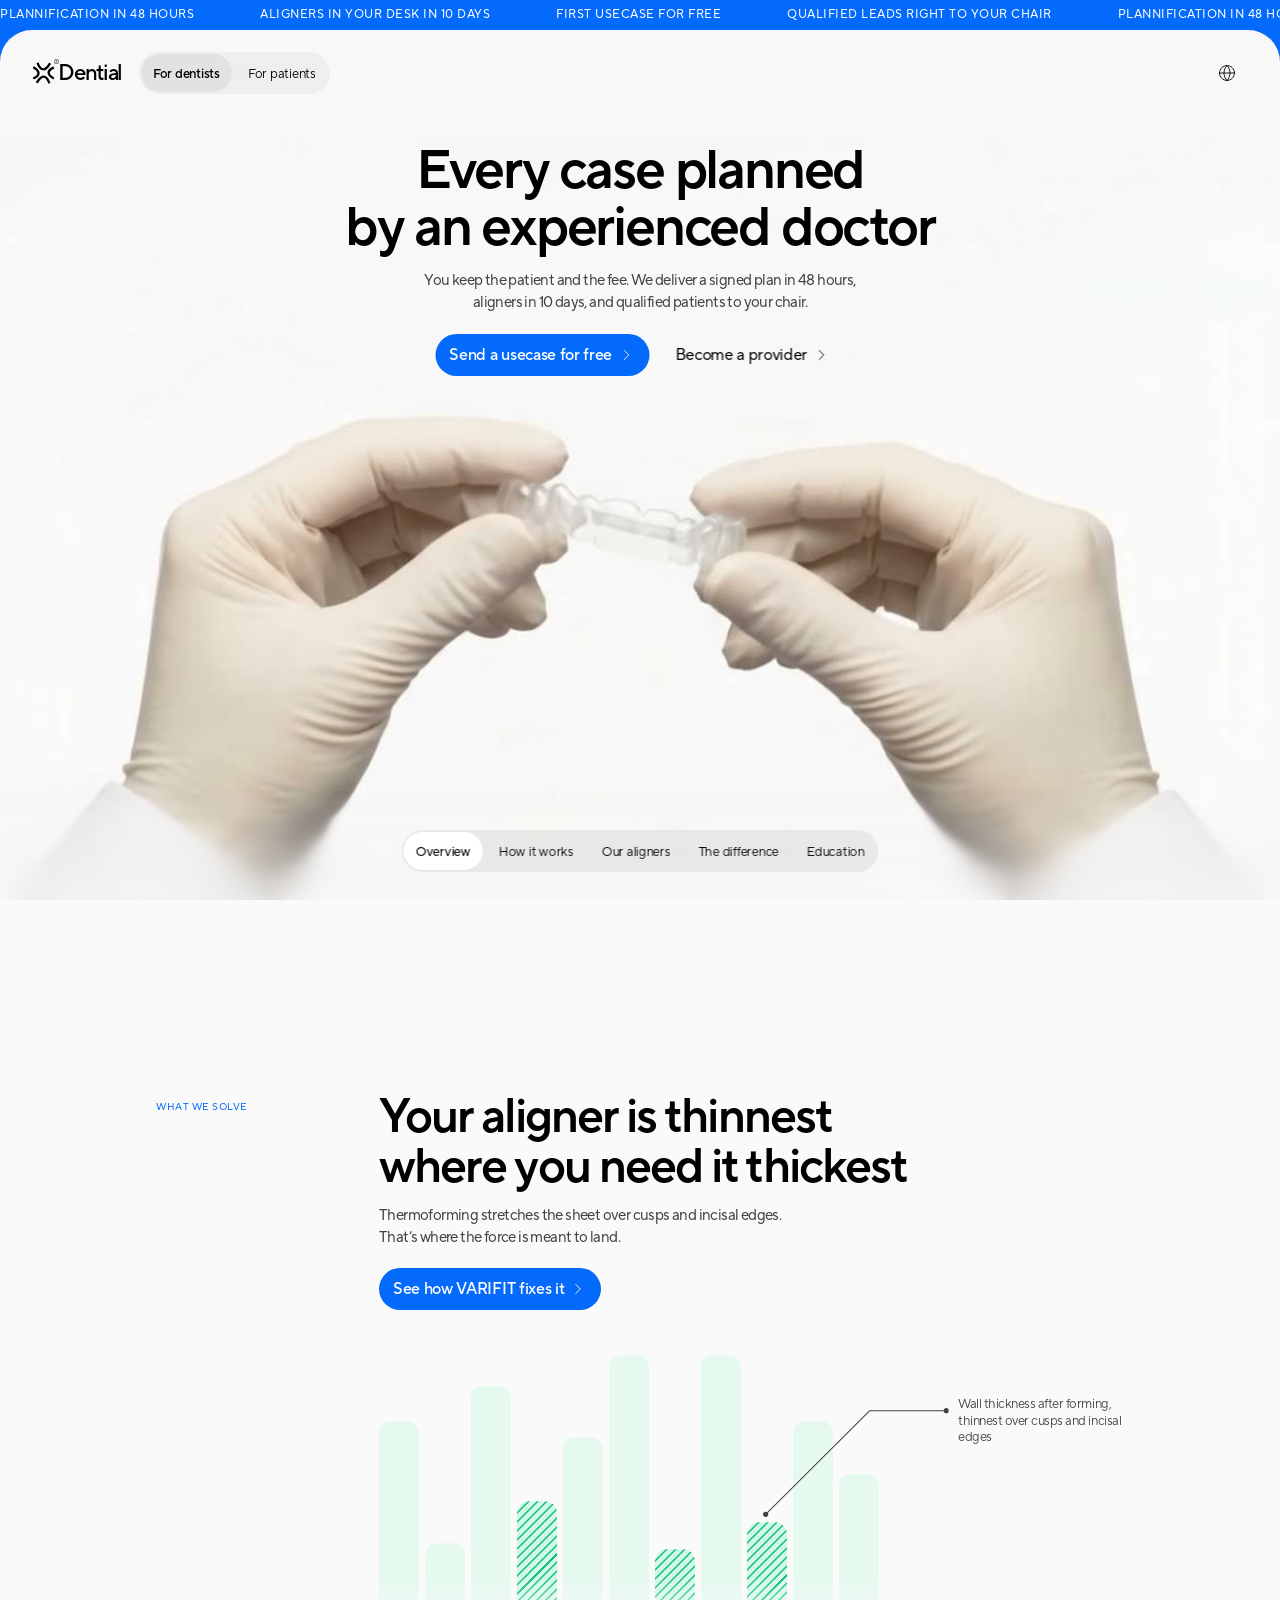
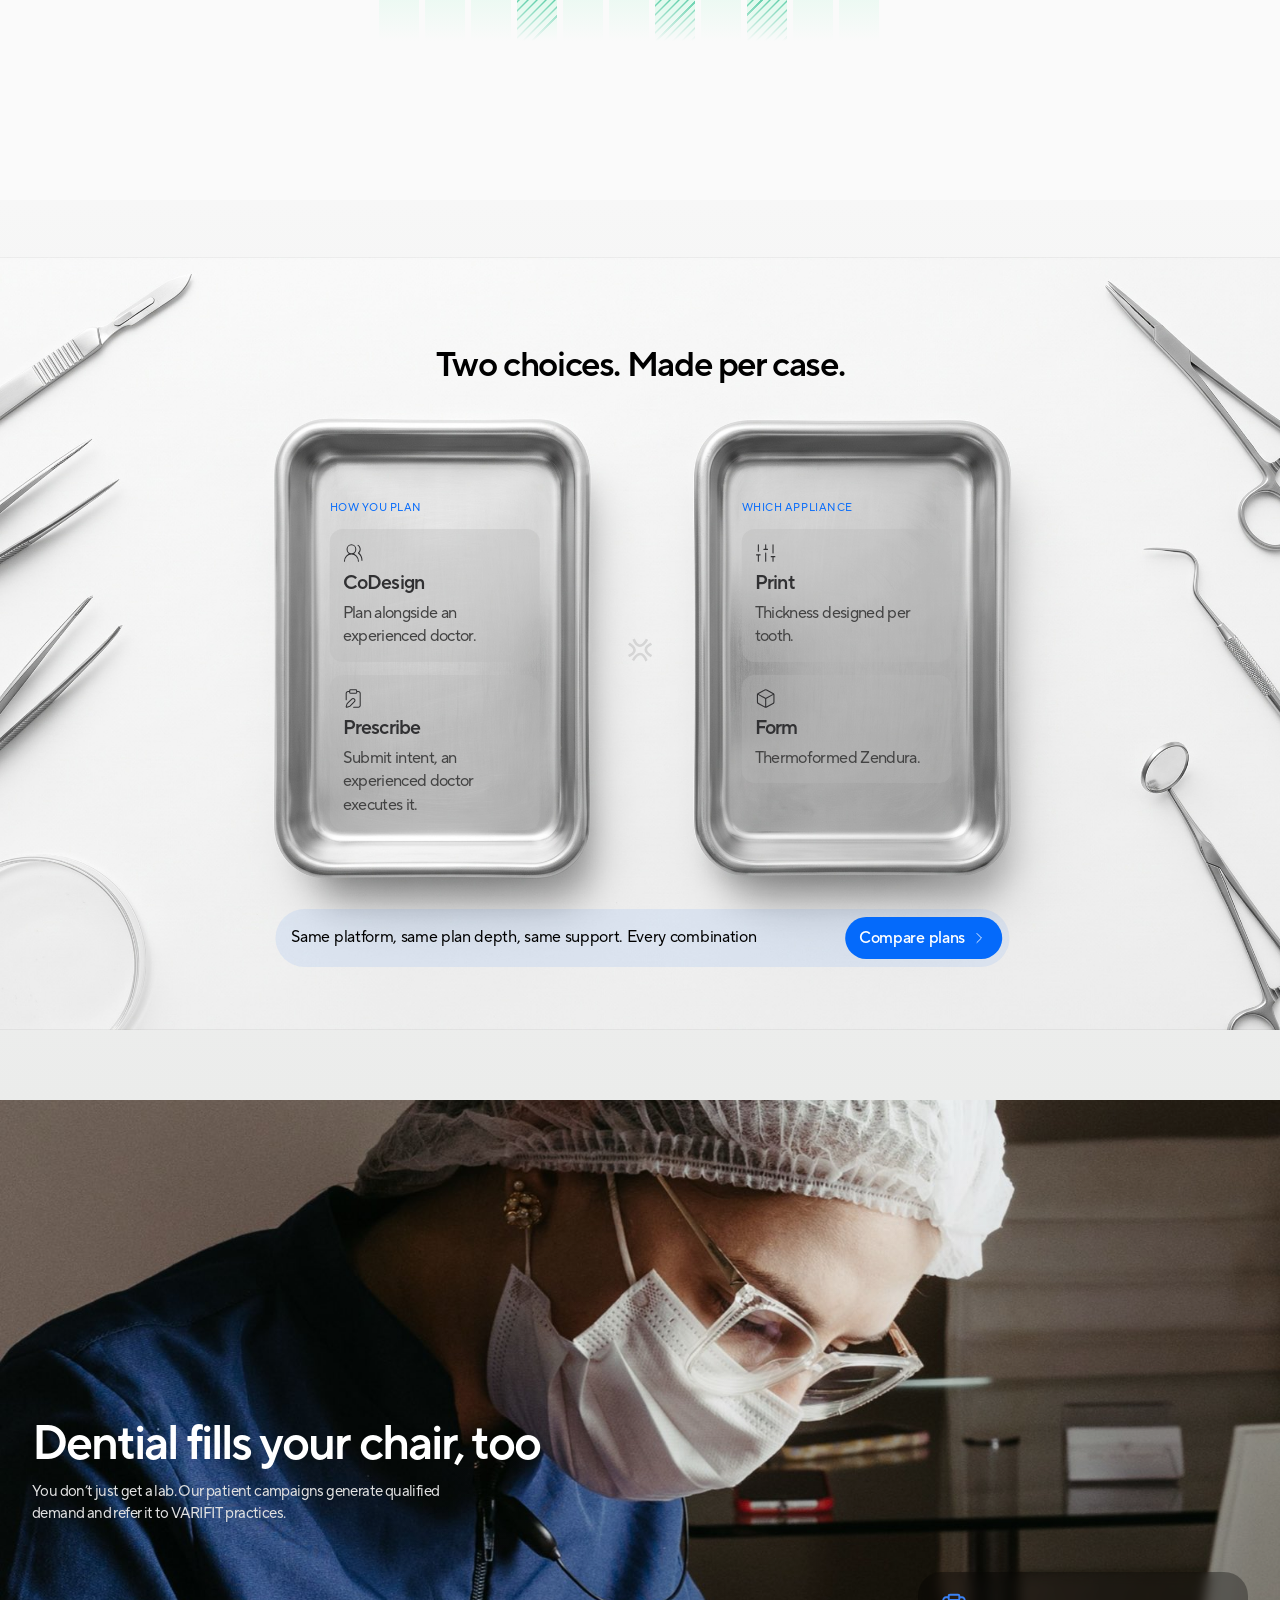
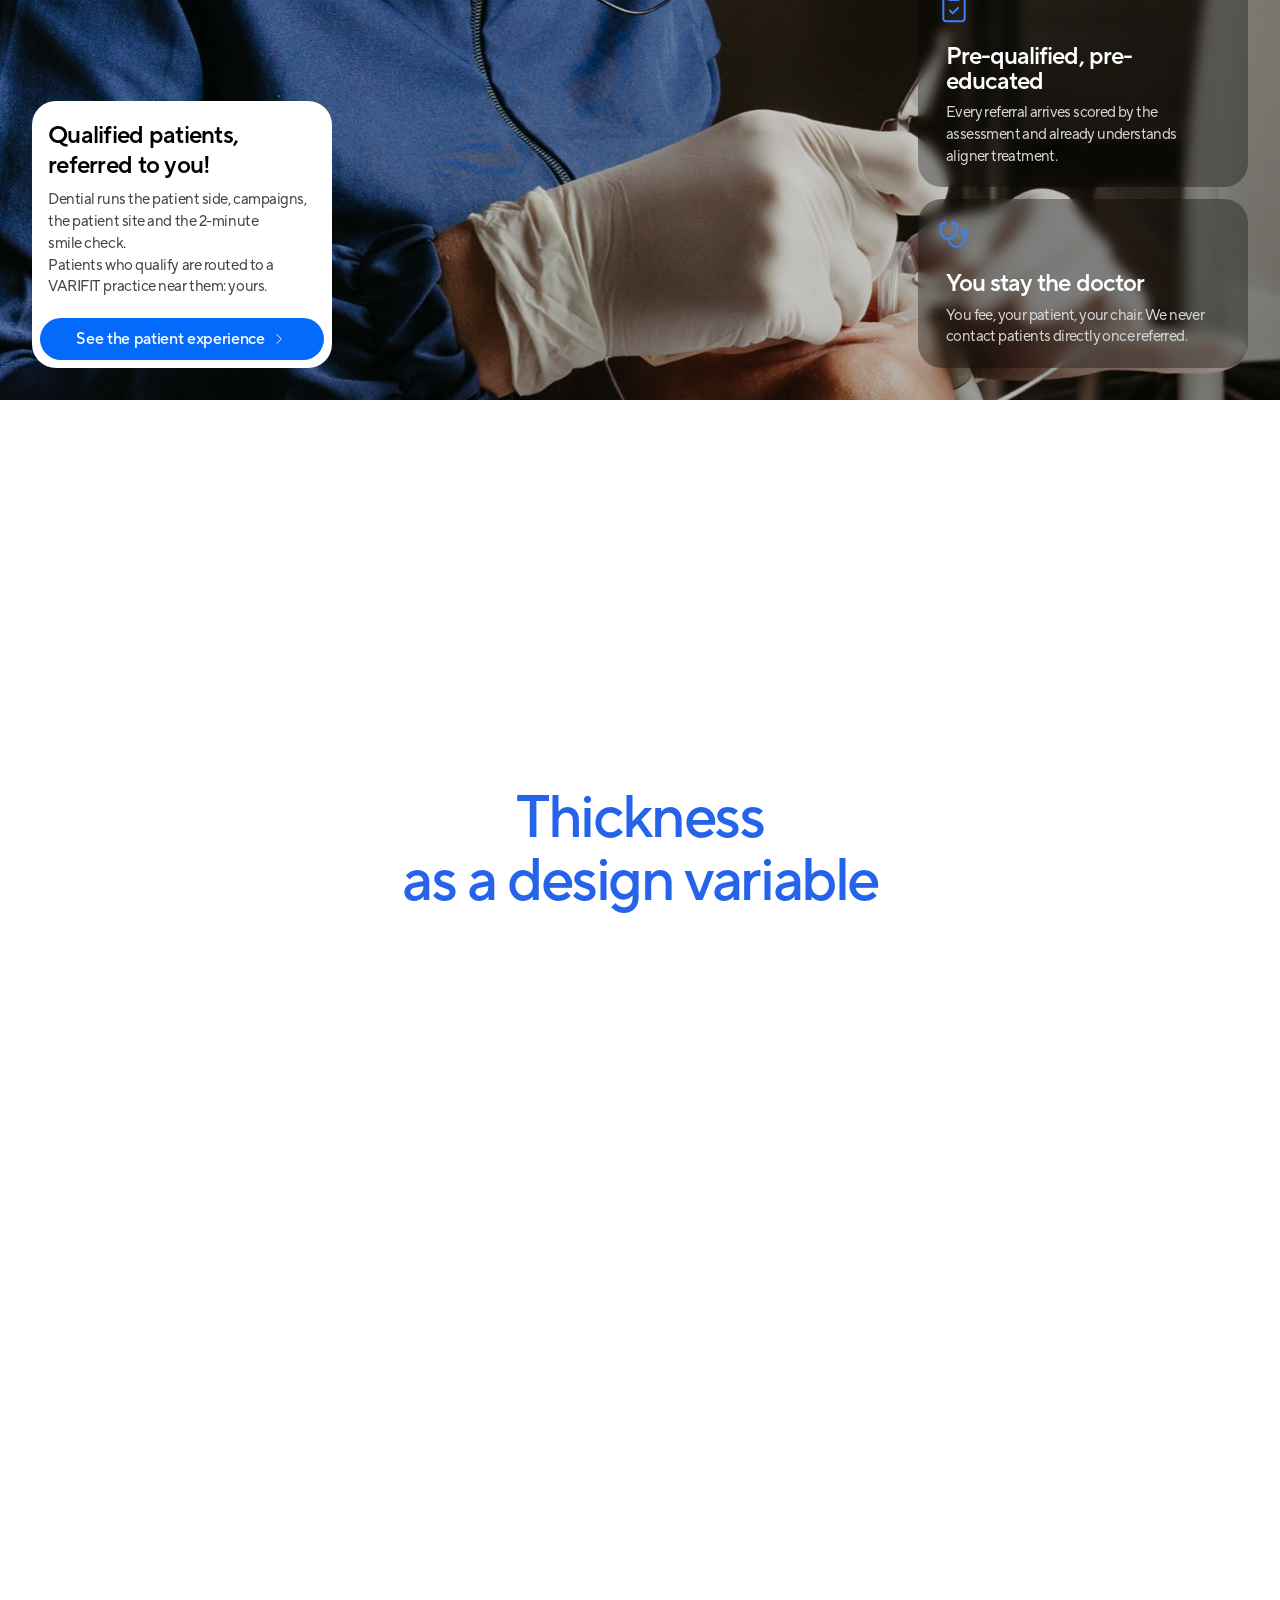
<file: index.html>
<!DOCTYPE html>
<html lang="en">
<head>
<meta charset="utf-8">
<meta name="viewport" content="width=device-width, initial-scale=1">
<title>Dential — Every case planned by an experienced doctor</title>
<meta name="description" content="You keep the patient and the fee. We deliver a signed plan in 48 hours, aligners in 10 days, and qualified patients to your chair.">
<script>document.documentElement.classList.add('js');</script>
<link rel="stylesheet" href="assets/lenis.css">
<link rel="stylesheet" href="styles.css">
</head>
<body>

<!-- ==========================================================================
     PAGE CHROME — fixed across every section.
     Each Figma frame repeats the ticker, navbar and section pill at identical
     coordinates, so they live here once rather than inside each section.
     ========================================================================== -->

<div class="ticker">
  <div class="ticker__track">
    <ul class="ticker__group">
      <li>Plannification in 48 hours</li>
      <li>aligners in your desk in 10 days</li>
      <li>first usecase for free</li>
      <li>qualified leads right to your chair</li>
      <li>Plannification in 48 hours</li>
      <li>aligners in your desk in 10 days</li>
      <li>first usecase for free</li>
      <li>qualified leads right to your chair</li>
      <li>Plannification in 48 hours</li>
      <li>aligners in your desk in 10 days</li>
      <li>first usecase for free</li>
      <li>qualified leads right to your chair</li>
    </ul>
    <ul class="ticker__group" aria-hidden="true">
      <li>Plannification in 48 hours</li>
      <li>aligners in your desk in 10 days</li>
      <li>first usecase for free</li>
      <li>qualified leads right to your chair</li>
      <li>Plannification in 48 hours</li>
      <li>aligners in your desk in 10 days</li>
      <li>first usecase for free</li>
      <li>qualified leads right to your chair</li>
      <li>Plannification in 48 hours</li>
      <li>aligners in your desk in 10 days</li>
      <li>first usecase for free</li>
      <li>qualified leads right to your chair</li>
    </ul>
  </div>
</div>

<header class="nav">
  <div class="nav__left">
    <a class="logo" href="/" aria-label="Dential — home">
      <span class="logo__symbol">
        <img class="mark" src="assets/logo-graphic.svg" alt="" aria-hidden="true">
        <img class="mark mark--light" src="assets/logo-graphic-white.svg" alt="" aria-hidden="true">
      </span>
      <img class="logo__dot mark" src="assets/logo-dot.svg" alt="" aria-hidden="true">
      <img class="logo__dot mark mark--light" src="assets/logo-dot-white.svg" alt="" aria-hidden="true">
      <p class="logo__word">Dential</p>
    </a>

    <nav class="nav__switch" aria-label="Audience">
      <a href="#" aria-current="page"><span class="sectionnav__label">For dentists</span></a>
      <a href="#"><span class="sectionnav__label">For patients</span></a>
    </nav>
  </div>

  <div class="nav__actions">
    <!-- Hidden in the hero frame, revealed once the hero scrolls away. -->
    <a class="btn btn--primary nav__cta" href="#">
      <span class="btn__label">Send a usecase for free</span>
      <img src="assets/icon-arrow-white.svg" alt="" aria-hidden="true">
    </a>
    <button class="nav__lang" type="button" aria-label="Change language">
      <span class="markpair">
        <img class="mark" src="assets/icon-globe.svg" alt="" aria-hidden="true">
        <img class="mark mark--light" src="assets/icon-globe-white.svg" alt="" aria-hidden="true">
      </span>
    </button>
  </div>
</header>

<!-- Fixed frosted band along the bottom edge. Page chrome like the ticker,
     navbar and section pill: it stays put and content scrolls behind it. -->
<div class="blur" aria-hidden="true">
  <span></span><span></span><span></span><span></span><span></span>
</div>

<nav class="sectionnav" aria-label="Sections">
  <ul>
    <li><a href="#overview" aria-current="true"><span class="sectionnav__label">Overview</span></a></li>
    <li><a href="#"><span class="sectionnav__label">How it works</span></a></li>
    <li><a href="#"><span class="sectionnav__label">Our aligners</span></a></li>
    <li><a href="#"><span class="sectionnav__label">The difference</span></a></li>
    <li><a href="#"><span class="sectionnav__label">Education</span></a></li>
  </ul>
</nav>

<main>

  <!-- ========================================================================
       HERO  (Figma 9:3131)
       ======================================================================== -->
  <section class="section hero" id="overview">
    <!-- The rounded sheet (Figma 22:160). It sits one marquee-height down from
         the top edge, so the blue band shows above it; on load it starts flush
         with that edge and slides down to uncover it. -->
    <div class="hero__panel">
      <div class="hero__media">
        <div class="hero__media-fallback" aria-hidden="true"></div>
        <video class="hero__video" autoplay muted loop playsinline preload="auto" poster="assets/hero-poster.jpg">
          <source src="assets/hero.mp4" type="video/mp4">
        </video>
      </div>

      <div class="hero__main">
        <div class="hero__text">
          <h1 class="hero__heading">Every case planned <br class="lb">by an experienced doctor</h1>
          <p class="hero__sub">You keep the patient and the fee. We deliver a signed plan in 48 hours, <br class="lb">aligners in 10 days, and qualified patients to your chair.</p>
        </div>

        <div class="hero__ctas">
          <a class="btn btn--primary" href="#">
            <span class="btn__label">Send a usecase for free</span>
            <img src="assets/icon-arrow-white.svg" alt="" aria-hidden="true">
          </a>
          <a class="btn btn--ghost" href="#">
            <span class="btn__label">Become a provider</span>
            <img src="assets/icon-arrow-black.svg" alt="" aria-hidden="true">
          </a>
        </div>
      </div>
    </div><!-- /.hero__panel -->
  </section>

  <!-- ========================================================================
       PROBLEM STATEMENT  (Figma 9:3301)
       ======================================================================== -->
  <section class="section problem" id="problem" data-reveal aria-labelledby="problem-heading">
    <div class="problem__stage">

      <p class="problem__eyebrow">What we solve</p>

      <div class="problem__col">
        <h2 class="problem__heading" id="problem-heading">Your aligner is thinnest <br class="lb">where you need it thickest</h2>
        <p class="problem__sub">Thermoforming stretches the sheet over cusps and incisal edges. <br class="lb">That&rsquo;s where the force is meant to land.</p>

        <a class="btn btn--primary problem__cta" href="#">
          <span class="btn__label">See how VARIFIT fixes it</span>
          <img src="assets/icon-arrow-white.svg" alt="" aria-hidden="true">
        </a>

        <figure class="chart">
          <div class="chart__bars">
            <div class="chart__bar" style="height:220px;--i:0"></div>
            <div class="chart__bar" style="height:98px;--i:1"></div>
            <div class="chart__bar" style="height:255px;--i:2"></div>
            <img class="chart__bar chart__bar--thin" src="assets/bar-hatch-140.svg" alt="" style="height:140px;--i:3">
            <div class="chart__bar" style="height:204px;--i:4"></div>
            <div class="chart__bar" style="height:286px;--i:5"></div>
            <img class="chart__bar chart__bar--thin" src="assets/bar-hatch-92.svg" alt="" style="height:92px;--i:6">
            <div class="chart__bar" style="height:286px;--i:7"></div>
            <img class="chart__bar chart__bar--thin" src="assets/bar-hatch-119.svg" alt="" style="height:119px;--i:8">
            <div class="chart__bar" style="height:220px;--i:9"></div>
            <div class="chart__bar" style="height:167px;--i:10"></div>
            <div class="chart__fade" aria-hidden="true"></div>
          </div>

          <img class="chart__leader" src="assets/chart-annotation.svg" alt="" aria-hidden="true">
          <figcaption class="chart__note">Wall thickness after forming, <br class="lb">thinnest over cusps and incisal edges</figcaption>
        </figure>
      </div>

    </div>
  </section>


  <!-- ========================================================================
       TWO CHOICES  (Figma 12:3820)
       The copy sits inside the two trays in the photograph, so the whole
       composition is a fixed 1280x832 stage: the photo renders at its design
       size and every element keeps its design coordinate. Alignment with the
       trays is therefore identical to Figma at any viewport — narrow screens
       crop the decorative instruments at the edges, never the trays.
       ======================================================================== -->
  <section class="section choices" id="choices" data-reveal aria-labelledby="choices-heading">
    <div class="choices__stage">
      <img class="choices__photo" src="assets/trays.jpg" alt="Two empty stainless surgical trays on a white surface, surrounded by dental instruments">

      <h2 class="choices__heading" id="choices-heading">Two choices. Made per case.</h2>

      <div class="tray tray--left">
        <p class="tray__eyebrow">How you plan</p>
        <div class="tray__card">
          <img class="tray__icon" src="assets/icon-codesign.svg" alt="" aria-hidden="true">
          <h3 class="tray__title">CoDesign</h3>
          <p class="tray__body">Plan alongside an experienced doctor.</p>
        </div>
        <div class="tray__card">
          <img class="tray__icon" src="assets/icon-prescribe.svg" alt="" aria-hidden="true">
          <h3 class="tray__title">Prescribe</h3>
          <p class="tray__body">Submit intent, an experienced doctor executes it.</p>
        </div>
      </div>

      <div class="tray tray--right">
        <p class="tray__eyebrow">Which appliance</p>
        <div class="tray__card">
          <img class="tray__icon" src="assets/icon-print.svg" alt="" aria-hidden="true">
          <h3 class="tray__title">Print</h3>
          <p class="tray__body">Thickness designed per tooth.</p>
        </div>
        <div class="tray__card">
          <img class="tray__icon" src="assets/icon-form.svg" alt="" aria-hidden="true">
          <h3 class="tray__title">Form</h3>
          <p class="tray__body">Thermoformed Zendura.</p>
        </div>
      </div>

      <span class="choices__mark" aria-hidden="true">
        <img src="assets/logo-mark-grey.svg" alt="">
      </span>

      <!-- The bar expands from zero width, so its contents live in a fixed-width
           inner box that stays centred and does not reflow while it grows. -->
      <div class="choices__bar">
        <div class="choices__bar-inner">
          <p class="choices__bar-text">Same platform, same plan depth, same support. Every combination</p>
          <a class="btn btn--primary" href="#">
            <span class="btn__label">Compare plans</span>
            <img src="assets/icon-arrow-white.svg" alt="" aria-hidden="true">
          </a>
        </div>
      </div>
    </div>
  </section>


  <!-- ========================================================================
       DENTIAL FILLS YOUR CHAIR, TOO  (Figma 22:35)
       The photograph is the section now, edge to edge, with the copy placed
       straight onto it. Everything is anchored to the frame's own 32px margins
       rather than to a grid, exactly as Figma draws it.
       ======================================================================== -->
  <section class="section chair" id="chair" data-reveal aria-labelledby="chair-heading">
    <img class="chair__photo" src="assets/chair.jpg" alt="A dentist in scrubs, mask and cap working at a patient's chairside">
    <div class="chair__scrim" aria-hidden="true"></div>

    <div class="chair__intro">
      <h2 class="chair__heading" id="chair-heading">Dential fills your chair, too</h2>
      <p class="chair__sub">You don&rsquo;t just get a lab. Our patient campaigns generate qualified demand and refer it to VARIFIT practices.</p>
    </div>

    <div class="chair__card">
      <div class="chair__card-text">
        <h3 class="chair__card-title">Qualified patients, referred to you!</h3>
        <p class="chair__card-body">Dential runs the patient side, campaigns, the patient site and the 2-minute smile check. <br class="lb">Patients who qualify are routed to a VARIFIT practice near them: yours.</p>
      </div>
      <a class="btn btn--primary chair__card-cta" href="#">
        <span class="btn__label">See the patient experience</span>
        <img src="assets/icon-arrow-white.svg" alt="" aria-hidden="true">
      </a>
    </div>

    <div class="chair__benefits">
      <div class="benefit">
        <img class="benefit__icon" src="assets/icon-prequalified.svg" alt="" aria-hidden="true">
        <div class="benefit__text">
          <h3 class="benefit__title">Pre-qualified, pre-educated</h3>
          <p class="benefit__body">Every referral arrives scored by the assessment and already understands aligner treatment.</p>
        </div>
      </div>

      <div class="benefit">
        <img class="benefit__icon" src="assets/icon-stay-doctor.svg" alt="" aria-hidden="true">
        <div class="benefit__text">
          <h3 class="benefit__title">You stay the doctor</h3>
          <p class="benefit__body">You fee, your patient, your chair. We never contact patients directly once referred.</p>
        </div>
      </div>
    </div>
  </section>

  <!-- ========================================================================
       ON EVERY CASE  (Figma 22:312 "state 1" → 23:500 "state 2")
       Two frames of one scene, joined by the scroll. The section is taller than
       the viewport and its stage is pinned to the top, so the distance between
       the two is a timeline the page script writes onto the section as `--p`.
       First the aligners settle onto the blue lede; then the scene hands over
       to its final state. See the stylesheet for the two phases.
       ======================================================================== -->
  <!-- data-reveal is set so the cue lands with the section's top a third of the
       way down the viewport. Pinned, that is the lede rising into the middle of
       the screen; stacked, it is the eyebrow arriving. -->
  <section class="section case" id="case" data-reveal="65" aria-labelledby="case-heading">
    <div class="case__stage">

      <!-- Behind the aligners, and the first thing on screen. -->
      <p class="case__lede">Thickness<br>as a design variable</p>

      <!-- The pair as one block: see .case__art, which is the cluster's own
           bounding box in the Figma frame rather than the frame itself. -->
      <div class="case__art" aria-hidden="true">
        <img class="case__aligner case__aligner--upper" src="assets/aligner.png" alt="">
        <img class="case__aligner case__aligner--lower" src="assets/aligner.png" alt="">
      </div>

      <p class="case__eyebrow">On every case</p>

      <div class="case__features">
        <div class="case__feature" style="--i:0">
          <img class="case__feature-icon" src="assets/icon-written-plan.svg" alt="" aria-hidden="true">
          <div class="case__feature-text">
            <h3 class="case__feature-title">A written plan</h3>
            <p class="case__feature-body">The reasoning written out, not just a file to approve.</p>
          </div>
        </div>

        <span class="case__rule" style="--i:1" aria-hidden="true"></span>

        <div class="case__feature" style="--i:2">
          <img class="case__feature-icon" src="assets/icon-messaging.svg" alt="" aria-hidden="true">
          <div class="case__feature-text">
            <h3 class="case__feature-title">Direct messaging with your planner</h3>
            <p class="case__feature-body">Ask the doctor who planned the case, inside the case.</p>
          </div>
        </div>

        <span class="case__rule" style="--i:3" aria-hidden="true"></span>

        <div class="case__feature" style="--i:4">
          <img class="case__feature-icon" src="assets/icon-your-call.svg" alt="" aria-hidden="true">
          <div class="case__feature-text">
            <h3 class="case__feature-title">Trimline, material, template, your call</h3>
            <p class="case__feature-body">Set your defaults once, override them case by case.</p>
          </div>
        </div>

        <span class="case__rule" style="--i:5" aria-hidden="true"></span>

        <div class="case__feature" style="--i:6">
          <img class="case__feature-icon" src="assets/icon-monitoring.svg" alt="" aria-hidden="true">
          <div class="case__feature-text">
            <h3 class="case__feature-title">Monitoring, proposals, consent, <br class="lb">included, with Luma free</h3>
            <p class="case__feature-body">The whole patient-facing workflow, at no extra cost.</p>
          </div>
        </div>
      </div>

      <!-- Frosted half of the frame. Slides in off the right edge, which the
           stage clips, and carries its own copy in with it. -->
      <div class="case__panel">
        <div class="case__panel-inner">
          <h2 class="case__heading" id="case-heading">A Force map on every printed case</h2>
          <p class="case__sub">The intended force per tooth, stage by stage, before the patient wears it.</p>
          <a class="btn btn--primary case__cta" href="#">
            <span class="btn__label">See the patient experience</span>
            <img src="assets/icon-arrow-white.svg" alt="" aria-hidden="true">
          </a>
        </div>
        <span class="case__mark" aria-hidden="true">
          <img src="assets/logo-mark-grey.svg" alt="">
        </span>
      </div>

    </div>
  </section>

</main>

<script src="assets/lenis.min.js"></script>
<script>
  (function () {
    var body = document.body;
    var reduced = window.matchMedia('(prefers-reduced-motion: reduce)').matches;

    // --- page-load sequence -------------------------------------------------
    // The markup keeps `autoplay` so the video still plays with no JS; here it
    // is held back so it can start on cue, after the chrome has arrived.
    var heroVideo = document.querySelector('.hero__video');
    var VIDEO_CUE = 1080;  // ms, matches the delays in the stylesheet
    if (heroVideo && !reduced) heroVideo.pause();

    function startHeroVideo() {
      if (!heroVideo) return;
      var playing = heroVideo.play();
      if (playing && playing.catch) playing.catch(function () {});
    }

    // Two frames, so the hidden state is committed before the class flips and
    // the transitions actually run rather than being skipped.
    requestAnimationFrame(function () {
      requestAnimationFrame(function () {
        body.classList.add('is-loaded');
        if (reduced) startHeroVideo();
        else window.setTimeout(startHeroVideo, VIDEO_CUE);
      });
    });

    // --- chrome colour over the photographic section ------------------------
    // The navbar and the section pill are fixed, so they cross that section
    // carrying whatever colours they were last given. Each flips on its own
    // cue: the pill meets the section roughly a screen-height before the
    // navbar does. Measured off the chrome's real boxes rather than against
    // the offsets in the stylesheet, so moving either one cannot desync them.
    var darkSection = document.querySelector('.chair');
    var navEl = document.querySelector('.nav');
    var pillEl = document.querySelector('.sectionnav');

    // Flips as the section's edge passes the middle of the chrome rather than
    // clearing it entirely, so the half-on-one-half-on-the-other moment is as
    // short as it can be.
    function overDark(el) {
      if (!darkSection || !el) return false;
      var chrome = el.getBoundingClientRect();
      var mid = (chrome.top + chrome.bottom) / 2;
      var dark = darkSection.getBoundingClientRect();
      return dark.top <= mid && dark.bottom >= mid;
    }

    // --- "On every case": one scene pinned across two viewports of scroll ---
    // The section is taller than its stage and the stage is sticky, so the
    // difference between the two is a timeline. `--p` is the position along it,
    // 0 to 1, and the stylesheet scrubs the aligners against it. Past --enter
    // the scene hands over to its second state, which is a timed sequence
    // rather than a scrubbed one and so gets a class rather than a number. It
    // releases lower than it catches, so a scroll that idles on the boundary
    // cannot flutter between the two.
    var caseEl = document.querySelector('.case');
    var caseStage = caseEl && caseEl.querySelector('.case__stage');
    var caseTravel = 0;
    var caseEnter = 0.46;
    if (caseEl) {
      // Read off the element rather than repeated here, so the cue in the
      // stylesheet and the cue in this script cannot drift apart.
      var declared = parseFloat(getComputedStyle(caseEl).getPropertyValue('--enter'));
      if (declared > 0 && declared < 1) caseEnter = declared;
    }

    function measureCase() {
      caseTravel = caseStage ? caseEl.offsetHeight - caseStage.offsetHeight : 0;
    }

    function updateCase() {
      if (!caseEl) return;
      // Narrow layouts drop the pin: the section collapses onto its stage, so
      // there is nothing to scrub and the stylesheet falls back to the same
      // one-shot reveal every other section uses. Both hooks come off, or the
      // stacked column would be left holding a half-played sequence.
      if (caseTravel <= 0) {
        caseEl.style.removeProperty('--p');
        caseEl.classList.remove('is-final');
        return;
      }
      var p = -caseEl.getBoundingClientRect().top / caseTravel;
      p = p < 0 ? 0 : p > 1 ? 1 : p;
      caseEl.style.setProperty('--p', p.toFixed(4));
      if (caseEl.classList.contains('is-final')) {
        if (p < caseEnter - 0.06) caseEl.classList.remove('is-final');
      } else if (p >= caseEnter) {
        caseEl.classList.add('is-final');
      }
    }

    function update() {
      body.classList.toggle('is-scrolled', window.scrollY > window.innerHeight * 0.4);
      body.classList.toggle('is-nav-on-dark', overDark(navEl));
      body.classList.toggle('is-pill-on-dark', overDark(pillEl));
      updateCase();
    }

    var lenis = null;
    if (!reduced && window.Lenis) {
      lenis = new Lenis({ duration: 1.1, smoothWheel: true });
      lenis.on('scroll', update);
      (function raf(time) { lenis.raf(time); requestAnimationFrame(raf); })();
    } else {
      // Native scroll, rAF-throttled.
      var ticking = false;
      window.addEventListener('scroll', function () {
        if (!ticking) { ticking = true; requestAnimationFrame(function () { update(); ticking = false; }); }
      }, { passive: true });
    }

    // In-page anchors route through Lenis so they ease rather than jump.
    document.addEventListener('click', function (e) {
      var a = e.target.closest('a[href^="#"]');
      if (!a) return;
      var id = a.getAttribute('href');
      if (id.length < 2) return;
      var target = document.querySelector(id);
      if (!target) return;
      e.preventDefault();
      if (lenis) lenis.scrollTo(target);
      else target.scrollIntoView({ behavior: reduced ? 'auto' : 'smooth' });
    });

    // The switches above are geometry, not scroll position, so they have to be
    // recomputed when the viewport changes shape too. The pinned section's
    // travel is measured again on load as well: it is stated in viewport
    // units, but the stage's own min-height is not.
    function remeasure() { measureCase(); update(); }
    window.addEventListener('resize', remeasure);
    window.addEventListener('load', remeasure);

    remeasure();

    // Sections marked data-reveal play their entrance once, when scrolled in.
    // The attribute's value is the percentage of the viewport the section must
    // cover first; bare `data-reveal` means 50.
    var reveals = document.querySelectorAll('[data-reveal]');
    if (reveals.length && 'IntersectionObserver' in window) {
      // rootMargin belongs to the observer, not the target, so targets are
      // grouped by coverage and each group gets its own observer.
      var groups = {};
      Array.prototype.forEach.call(reveals, function (el) {
        var pct = parseFloat(el.getAttribute('data-reveal'));
        if (!(pct > 0 && pct < 100)) pct = 50;
        (groups[pct] = groups[pct] || []).push(el);
      });
      Object.keys(groups).forEach(function (pct) {
        var io = new IntersectionObserver(function (entries, observer) {
          entries.forEach(function (entry) {
            if (!entry.isIntersecting) return;
            entry.target.classList.add('is-revealed');
            observer.unobserve(entry.target);
          });
        }, {
          // Shrinking the root's bottom edge by N% fires when the section's top
          // crosses that line, i.e. when it covers N% of the viewport. Used
          // rather than `threshold` so it stays correct for sections taller
          // than the viewport, where that area ratio is never reachable.
          rootMargin: '0px 0px -' + pct + '% 0px',
          threshold: 0,
        });
        groups[pct].forEach(function (el) { io.observe(el); });
      });
    } else {
      Array.prototype.forEach.call(reveals, function (el) {
        el.classList.add('is-revealed');
      });
    }
  })();
</script>

</body>
</html>
</file>
<file: assets/lenis.css>
html.lenis,
html.lenis body {
  height: auto;
}

.lenis:not(.lenis-autoToggle).lenis-stopped {
  overflow: clip;
}

.lenis [data-lenis-prevent],
.lenis [data-lenis-prevent-wheel],
.lenis [data-lenis-prevent-touch],
.lenis [data-lenis-prevent-vertical],
.lenis [data-lenis-prevent-horizontal] {
  overscroll-behavior: contain;
}

.lenis.lenis-smooth iframe {
  pointer-events: none;
}

.lenis.lenis-autoToggle {
  transition-property: overflow;
  transition-duration: 1ms;
  transition-behavior: allow-discrete;
}
</file>
<file: styles.css>
/* ==========================================================================
   Dential — redesign
   Hero section, from Figma "Hero section - video" (node 9:3131, 1280x832)
   ========================================================================== */

/* --- Typeface -------------------------------------------------------------
   TT Norms Pro ships four weights in this design. The family distinguishes
   "Normal" (a hair lighter than Regular) from "Regular", so both are mapped.
   OTF is used for local dev; convert to WOFF2 before shipping.
   ------------------------------------------------------------------------- */
@font-face {
  font-family: 'TT Norms Pro';
  src: url('assets/fonts/TTNormsPro-Normal.otf') format('opentype');
  font-weight: 350; font-style: normal; font-display: swap;
}
@font-face {
  font-family: 'TT Norms Pro';
  src: url('assets/fonts/TTNormsPro-Regular.otf') format('opentype');
  font-weight: 400; font-style: normal; font-display: swap;
}
@font-face {
  font-family: 'TT Norms Pro';
  src: url('assets/fonts/TTNormsPro-Medium.otf') format('opentype');
  font-weight: 500; font-style: normal; font-display: swap;
}
@font-face {
  font-family: 'TT Norms Pro';
  src: url('assets/fonts/TTNormsPro-DemiBold.otf') format('opentype');
  font-weight: 600; font-style: normal; font-display: swap;
}

/* --- Tokens --------------------------------------------------------------- */
:root {
  --blue:          #046afb;
  --blue-600:      #2563eb;  /* Figma's blue/600 — the lede on "On every case" */
  --page:          #f8f8f8;
  --page-alt:      #fafafa;   /* problem statement frame background */
  --mint:          #d1fae5;   /* chart bars */
  --ink:           #000000;
  --ink-muted:     #434343;
  /* Body copy set on the photographic section: the section sub, then the
     smoked-glass cards a step further back. */
  --on-dark:       #e1e1e1;
  --on-dark-muted: #d6d6d6;

  --pill-nav:      rgba(6, 12, 21, 0.04);
  --pill-nav-on:   #e2e2e2;
  --pill-foot:     rgba(0, 0, 0, 0.06);
  --pill-foot-on:  #ffffff;
  --btn-ghost:     rgba(255, 255, 255, 0.08);

  --font: 'TT Norms Pro', Inter, -apple-system, BlinkMacSystemFont, 'Segoe UI', Helvetica, Arial, sans-serif;

  --gutter: 32px;

  /* Height of the blue marquee band at the top edge, and therefore the exact
     distance the hero panel travels to uncover it. Pinned rather than derived
     from the ticker's padding so the panel cannot end a fraction of a pixel
     short and leave a seam of blue under its top edge. */
  --band: 30px;
  /* The panel's top corners (Figma 22:160). */
  --panel-r: 32px;

  /* Entrance easing. easeOutCubic — decelerates smoothly rather than firing
     off the mark the way easeOutQuint does. */
  --ease-entrance: cubic-bezier(0.33, 1, 0.68, 1);
}

/* --- Reset ---------------------------------------------------------------- */
*, *::before, *::after { box-sizing: border-box; }

body {
  margin: 0;
  background: var(--page);
  color: var(--ink);
  font-family: var(--font);
  -webkit-font-smoothing: antialiased;
  -moz-osx-font-smoothing: grayscale;
}

a { color: inherit; text-decoration: none; }
ul { list-style: none; margin: 0; padding: 0; }
img, video { display: block; max-width: 100%; }

:focus-visible { outline: 2px solid var(--blue); outline-offset: 3px; border-radius: 4px; }

/* ==========================================================================
   HERO
   ========================================================================== */
/* Shared shell for every full-viewport scene. */
.section {
  position: relative;
  overflow: hidden;
  isolation: isolate;
}

.hero {
  /* Figma frames this at 832px, but the blur and section nav are bottom-anchored
     and belong on the viewport edge, so the hero fills the screen instead.
     The floor keeps the absolutely-positioned copy from colliding on short windows. */
  min-height: 480px;
  height: 100vh;
  height: 100svh;
  /* Figma's root frame behind the panel (9:3131). Visible only in the band the
     panel uncovers and in the notches outside its rounded top corners. */
  background: var(--blue);
}

/* --- The panel (Figma 22:160) ----------------------------------------------
   Everything that reads as "the hero" lives on this sheet: it is the full
   height of the viewport, rounded at the top two corners and parked one band
   height down, so the marquee shows above it. Its bottom hangs the same
   distance past the hero's box, where the section's `overflow: hidden` trims
   it — which is what keeps the sheet exactly one viewport tall, so the
   page-load reveal can start it flush with the top edge, covering the marquee,
   without it falling short at the bottom.
   ------------------------------------------------------------------------- */
.hero__panel {
  position: absolute;
  top: var(--band);
  left: 0; right: 0;
  bottom: calc(var(--band) * -1);
  /* Above the hero's own blue backdrop, below every piece of fixed chrome. */
  z-index: 45;
  overflow: hidden;
  border-radius: var(--panel-r) var(--panel-r) 0 0;
  background: var(--page);
}

/* --- Media layer (video sits behind everything from y=139 down) ------------
   Offsets here are panel-relative, so they are Figma's absolute coordinates
   less the panel's own offset. --------------------------------------------- */
.hero__media {
  position: absolute;
  top: calc(139px - var(--band)); left: 0; right: 0; bottom: 0;
  z-index: 0;
  overflow: hidden;
}

.hero__video {
  position: absolute;
  inset: 0;
  z-index: 1;
  width: 100%; height: 100%;
  object-fit: cover;
}

/* Sits behind the video; visible only if the footage fails to load. */
.hero__media-fallback {
  position: absolute;
  inset: 0;
  z-index: 0;
  display: flex;
  align-items: center;
  justify-content: center;
  /* Top edge matches --page so the placeholder does not seam against it. */
  background:
    radial-gradient(120% 90% at 22% 62%, #ffffff 0%, rgba(255,255,255,0) 60%),
    radial-gradient(90%  80% at 78% 46%, #ffffff 0%, rgba(255,255,255,0) 55%),
    linear-gradient(180deg, #f8f8f8 0%, #f6f6f6 22%, #f3f3f3 100%);
}
/* --- Progressive blur along the bottom edge -------------------------------
   Figma bakes this as a flattened PNG, which cannot sit over live video.
   Stacked backdrop-filter layers reproduce the same ramp dynamically.
   ------------------------------------------------------------------------- */
/* Fixed frosted band along the bottom edge — chrome, not per-section.
   Figma draws it at three different heights across the frames (162 / 109 /
   211) and hides it on the last. As one persistent element it takes a single
   height: 109px, the only one of the three that clears the "Compare plans"
   bar at its resting position, which that frame keeps crisp.
   Sits below the section pill (z 50) so the pill itself stays sharp. */
.blur {
  position: fixed;
  left: 0; right: 0; bottom: 0;
  height: 109px;
  z-index: 49;
  pointer-events: none;
}
.blur span {
  position: absolute;
  inset: 0;
}
.blur span:nth-child(1) {
  backdrop-filter: blur(2px);  -webkit-backdrop-filter: blur(2px);
  -webkit-mask-image: linear-gradient(to bottom, transparent 0%, #000 25%);
          mask-image: linear-gradient(to bottom, transparent 0%, #000 25%);
}
.blur span:nth-child(2) {
  backdrop-filter: blur(5px);  -webkit-backdrop-filter: blur(5px);
  -webkit-mask-image: linear-gradient(to bottom, transparent 20%, #000 45%);
          mask-image: linear-gradient(to bottom, transparent 20%, #000 45%);
}
.blur span:nth-child(3) {
  backdrop-filter: blur(10px); -webkit-backdrop-filter: blur(10px);
  -webkit-mask-image: linear-gradient(to bottom, transparent 42%, #000 68%);
          mask-image: linear-gradient(to bottom, transparent 42%, #000 68%);
}
.blur span:nth-child(4) {
  backdrop-filter: blur(16px); -webkit-backdrop-filter: blur(16px);
  -webkit-mask-image: linear-gradient(to bottom, transparent 64%, #000 88%);
          mask-image: linear-gradient(to bottom, transparent 64%, #000 88%);
}
.blur span:nth-child(5) {
  background: linear-gradient(to bottom, rgba(248,248,248,0) 0%, rgba(248,248,248,0.55) 100%);
  backdrop-filter: none; -webkit-backdrop-filter: none;
}

/* ==========================================================================
   TICKER  (Figma "Header", 1280x28 — 30 here, see --band)
   ========================================================================== */
.ticker {
  --tick-gap: 66px;
  position: fixed;
  top: 0; left: 0; right: 0;
  z-index: 50;
  /* Pinned to the band height rather than left to fall out of padding: the
     page-load reveal opens a clip across exactly this distance while the hero
     panel travels exactly this far, and the two edges have to meet. The track
     is centred in it by the flex alignment below. */
  height: var(--band);
  background: var(--blue);
  color: #fff;
  overflow: hidden;
  display: flex;
  align-items: center;
}
.ticker__track {
  display: flex;
  gap: var(--tick-gap);
  width: max-content;
  /* At 12px the group is ~3275px, so a cycle travels ~3341px. Duration tracks
     the type size to hold the pace at ~45px/s — otherwise changing the text
     size silently changes the scroll speed, since the track length moves with
     it. */
  animation: ticker-scroll 75s linear infinite;
}
.ticker__group {
  display: flex;
  gap: var(--tick-gap);
  flex: none;
}
.ticker__group li {
  font-size: 12px;
  font-weight: 350;
  line-height: 1.1;
  letter-spacing: 0.5px;
  text-transform: uppercase;
  white-space: nowrap;
}
/* Travel = one group plus the gap that follows it: half the track, plus half a
   gap. Derived from --tick-gap rather than hardcoded, so the narrow-screen gap
   override below cannot desynchronise the wrap. */
@keyframes ticker-scroll {
  to { transform: translateX(calc(-50% - (var(--tick-gap) / 2))); }
}

/* ==========================================================================
   NAVBAR  (Figma 9:3167 — inset 32px, top 52px, height 37)
   ========================================================================== */
.nav {
  position: fixed;
  top: 52px;
  left: var(--gutter);
  right: var(--gutter);
  z-index: 50;
  display: flex;
  align-items: center;
  justify-content: space-between;
  gap: 16px;
}

.nav__left {
  display: flex;
  align-items: center;
  gap: 16px;
}

/* --- Logo lockup (91x28: symbol + wordmark + registered dot) --------------- */
.logo {
  position: relative;
  width: 91px;
  height: 28px;
  flex: none;
}
.logo__symbol {
  position: absolute;
  left: 0.06px;
  top: 2.35px;
  width: 23.32px;
  height: 23.32px;
  border-radius: 50%;
  overflow: hidden;
}
.logo__symbol img {
  position: absolute;
  left: -0.9px;
  top: 0.41px;
  width: 25.18px;
  height: 22.3px;
  max-width: none;
}
.logo__word {
  position: absolute;
  left: 26.32px;
  top: -0.1px;
  margin: 0;
  font-size: 22.093px;
  font-weight: 500;
  line-height: 28px;
  letter-spacing: -1.3256px;
  white-space: nowrap;
}
.logo__dot {
  position: absolute;
  left: 21.66px;
  top: 0.39px;
  width: 4.915px;
  height: 4.915px;
}

/* --- Audience switch pill -------------------------------------------------- */
.nav__switch {
  display: flex;
  align-items: center;
  gap: 4px;
  padding: 2px;
  border-radius: 1000px;
  background: var(--pill-nav);
  backdrop-filter: blur(6px);
  -webkit-backdrop-filter: blur(6px);
}
.nav__switch a {
  display: flex;
  align-items: center;
  justify-content: center;
  /* Same treatment as the section pill at the bottom: 38px items inside 2px
     of padding, so this pill is 42px too. */
  height: 38px;
  padding: 0 12px;
  border-radius: 100px;
  font-size: 13px;
  font-weight: 400;
  line-height: 1.1;
  letter-spacing: -0.26px;
  white-space: nowrap;
  transition: background-color 160ms ease;
}
.nav__switch a:hover { background: rgba(0, 0, 0, 0.04); }
.nav__switch a[aria-current='page'] {
  background: var(--pill-nav-on);
  font-weight: 500;
}

/* --- Right cluster: CTA + language ---------------------------------------- */
.nav__actions {
  display: flex;
  align-items: center;
  gap: 12px;
}

/* Hidden over the hero, revealed past it. Kept in flow at zero opacity so the
   language button does not shift between the two states — the Figma frames
   place it at the same x in both. */
/* Scoped to .nav for specificity: the shared `.btn` rule lands later in this
   file at equal specificity, and would otherwise win the transition shorthand
   and drop `opacity` and `translate` from the animated list. */
.nav .nav__cta {
  opacity: 0;
  /* `translate` rather than `transform` so the press state below can still
     apply its own translateY without the two fighting over one property. */
  translate: -12px 0;
  pointer-events: none;
  transition:
    opacity 240ms ease,
    translate 420ms cubic-bezier(0.22, 1, 0.36, 1),
    background-color 180ms ease;
}
body.is-scrolled .nav__cta {
  opacity: 1;
  translate: 0 0;
  pointer-events: auto;
}

/* --- Language button ------------------------------------------------------- */
.nav__lang {
  display: flex;
  align-items: center;
  justify-content: center;
  /* 42px square, matching the CTA's height, with the button's 18px icon:
     12 + 18 + 12. */
  padding: 12px;
  border: 0;
  border-radius: 100px;
  background: transparent;
  cursor: pointer;
  transition: background-color 160ms ease;
}
.nav__lang:hover { background: rgba(0, 0, 0, 0.05); }
.nav__lang img { width: 18px; height: 18px; }

/* ==========================================================================
   MAIN COPY BLOCK  (Figma 9:3156 — 665 wide, centred, top 142.5)
   Panel-relative, so 142.5 less the panel's own offset.
   ========================================================================== */
.hero__main {
  position: absolute;
  top: calc(142.5px - var(--band));
  left: 50%;
  transform: translateX(-50%);
  z-index: 2;
  width: min(665px, calc(100% - (var(--gutter) * 2)));
  display: flex;
  flex-direction: column;
  align-items: center;
  gap: 20px;
  text-align: center;
}

.hero__text {
  display: flex;
  flex-direction: column;
  align-items: center;
  gap: 12px;
  width: 100%;
}

.hero__heading {
  margin: 0;
  width: 100%;
  font-size: 55px;
  font-weight: 600;
  line-height: 1.05;
  letter-spacing: -2.2px;   /* -0.04em, same optical tracking as at 48px */
  color: var(--ink);
  text-wrap: balance;
}

.hero__sub {
  margin: 0;
  max-width: 454px;
  font-size: 15px;
  font-weight: 350;
  line-height: 1.45;
  letter-spacing: -0.6px;
  color: var(--ink-muted);
  text-wrap: pretty;
}

/* --- CTAs ------------------------------------------------------------------ */
.hero__ctas {
  display: flex;
  align-items: center;
  gap: 12px;
  flex-wrap: wrap;
  justify-content: center;
}
/* One button size across the whole page. Deliberately larger than Figma, which
   draws every button at 36px/14px — that read too small once the trays panel
   around the "Compare plans" button was scaled up. Fixed, not viewport-scaled,
   so a button is the same control everywhere. */
.btn {
  display: inline-flex;
  align-items: center;
  justify-content: center;
  gap: 5px;
  padding: 12px 14px;
  border-radius: 100px;
  font-size: 16px;
  line-height: 1.1;
  letter-spacing: -0.32px;   /* -0.02em, same optical tracking as before */
  white-space: nowrap;
  transition: background-color 180ms ease, transform 180ms ease;
}
.btn img { width: 18px; height: 18px; flex: none; }
.btn:active { transform: translateY(1px); }

/* TT Norms Pro's descent is deeper than its ascent, so centring the line box
   leaves the glyphs sitting ~1.4px high against the icon, which is centred on
   its own box. Trimming the label to cap-height/baseline makes flex centring
   optical. The button's 36px height comes from the 16px icon + padding, so
   trimming the label does not change it. */
.btn__label,
.sectionnav__label {
  text-box: trim-both cap alphabetic;
}
@supports not (text-box: trim-both cap alphabetic) {
  .btn__label        { display: inline-block; transform: translateY(0.8px); }
  .sectionnav__label { display: inline-block; transform: translateY(0.65px); }
}

.btn--primary {
  background: var(--blue);
  color: #fff;
  font-weight: 500;
}
.btn--primary:hover { background: #0357d1; }

.btn--ghost {
  background: var(--btn-ghost);
  color: var(--ink);
  font-weight: 350;
  backdrop-filter: blur(6px);
  -webkit-backdrop-filter: blur(6px);
}
.btn--ghost:hover { background: rgba(0, 0, 0, 0.05); }

/* ==========================================================================
   SECTION NAV PILL  (Figma 9:3134 — centred, 28px off the bottom)
   ========================================================================== */
.sectionnav {
  position: fixed;
  bottom: 28px;
  left: 50%;
  transform: translateX(-50%);
  z-index: 50;
  max-width: calc(100% - (var(--gutter) * 2));
}
.sectionnav ul {
  display: flex;
  align-items: center;
  gap: 4px;
  padding: 2px;
  border-radius: 1000px;
  background: var(--pill-foot);
  backdrop-filter: blur(6px);
  -webkit-backdrop-filter: blur(6px);
  overflow-x: auto;
  scrollbar-width: none;
}
.sectionnav ul::-webkit-scrollbar { display: none; }
.sectionnav a {
  display: flex;
  align-items: center;
  justify-content: center;
  /* Pill totals 42px (38 + 2px padding either side), the same height as a
     button. 12px either side of each label. */
  height: 38px;
  padding: 0 12px;
  border-radius: 100px;
  font-size: 13px;
  font-weight: 400;
  line-height: 1.1;
  letter-spacing: -0.26px;   /* -0.02em, same as .btn */
  white-space: nowrap;
  transition: background-color 160ms ease;
}
.sectionnav a:hover { background: rgba(255, 255, 255, 0.5); }
.sectionnav a[aria-current='true'] {
  background: var(--pill-foot-on);
  font-weight: 350;
}

/* ==========================================================================
   PROBLEM STATEMENT  (Figma 9:3301)
   ========================================================================== */
.problem {
  min-height: 100vh;
  min-height: 100svh;
  background: var(--page-alt);
  display: flex;
  align-items: center;
  justify-content: center;
  /* Content block is 539px tall. This padding pair reproduces the frame's
     158px content top at the design height of 832px, and keeps the block
     clear of the fixed chrome at every other height. */
  padding: 119px 0 96px;
}

/* Desktop reproduces the frame's exact x-offsets on a 1280 stage.
   Below the breakpoint at the end of this block it collapses to flow. */
.problem__stage {
  position: relative;
  width: 1280px;
  height: 539px;
  flex: none;
}

.problem__eyebrow {
  position: absolute;
  left: 156px;
  top: 8px;
  width: 90px;
  margin: 0;
  font-size: 10px;
  font-weight: 350;
  line-height: 1.45;
  letter-spacing: 0.5px;
  text-align: center;
  text-transform: uppercase;
  color: var(--blue);
  white-space: nowrap;
}

.problem__col {
  position: absolute;
  left: 379px;
  top: 0;
  width: 665px;
  display: flex;
  flex-direction: column;
  align-items: flex-start;
}

.problem__heading {
  margin: 0;
  font-size: 48px;
  font-weight: 600;
  line-height: 1.05;
  letter-spacing: -1.92px;
  color: var(--ink);
}

.problem__sub {
  margin: 12px 0 0;
  max-width: 454px;
  font-size: 15px;
  font-weight: 350;
  line-height: 1.45;
  letter-spacing: -0.6px;
  color: var(--ink-muted);
  text-wrap: pretty;
}

.problem__cta { margin-top: 20px; }

/* --- Wall-thickness chart --------------------------------------------------
   11 bars, 40px wide, 6px apart. The three hatched ones are exported SVGs;
   the rest are flat mint fills. The annotation overflows the bar box to the
   right, so the figure does not clip.
   ------------------------------------------------------------------------- */
.chart {
  position: relative;
  width: 500px;
  height: 286px;
  margin: 45px 0 0;
}

.chart__bars {
  position: relative;
  display: flex;
  align-items: flex-end;
  gap: 6px;
  height: 286px;
}

.chart__bar {
  width: 40px;
  flex: none;
  border-radius: 12px 12px 0 0;
  background: rgba(209, 250, 229, 0.5);
}
/* Exported SVGs already carry their own fill, radius and hatching. */
.chart__bar--thin {
  background: none;
  border-radius: 0;
  display: block;
}

/* Figma bakes this as a PNG; a gradient to the section background is the same
   ramp and stays sharp at any scale. */
.chart__fade {
  position: absolute;
  left: 0; right: 0; bottom: 0;
  height: 64px;
  background: linear-gradient(to bottom, rgba(250, 250, 250, 0) 0%, var(--page-alt) 100%);
  pointer-events: none;
}

.chart__leader {
  position: absolute;
  left: 383.83px;
  top: 52.84px;
  width: 185.833px;
  height: 109.333px;
  max-width: none;
}

.chart__note {
  position: absolute;
  left: 579px;
  top: 41px;
  width: 198px;   /* was 183px at 12px; widened for the 13px floor */
  margin: 0;
  font-size: 13px;
  font-weight: 400;
  line-height: 1.25;
  letter-spacing: -0.48px;
  color: var(--ink-muted);
}

/* --- Entrance sequence -----------------------------------------------------
   Plays once when the section scrolls into view. Order is deliberate and does
   not follow DOM order: copy, then the bars growing left to right, then the
   leader line tracing out to its note, and the button last.

   Every hidden state is scoped to `.js` so the content is never stranded
   invisible if the script fails, and to `.problem` for specificity — the
   shared `.btn` rule sits later in this file and would otherwise win the
   transition shorthand outright.
   ------------------------------------------------------------------------- */
.js .problem__eyebrow,
.js .problem__heading,
.js .problem__sub {
  opacity: 0;
  translate: 0 10px;
  transition: opacity 520ms ease, translate 620ms cubic-bezier(0.22, 1, 0.36, 1);
}
.js .problem__heading { transition-delay: 70ms; }
.js .problem__sub     { transition-delay: 140ms; }

.js .problem.is-revealed .problem__eyebrow,
.js .problem.is-revealed .problem__heading,
.js .problem.is-revealed .problem__sub {
  opacity: 1;
  translate: 0 0;
}

/* Bars reveal upward from the baseline. A clip keeps the 12px cap radius and
   the 45-degree hatching undistorted — scaling the boxes would shear both. */
.js .chart__bar {
  clip-path: inset(100% 0 0 0);
  transition: clip-path 620ms cubic-bezier(0.22, 1, 0.36, 1);
  transition-delay: calc(320ms + var(--i) * 40ms);
}
.js .problem.is-revealed .chart__bar {
  clip-path: inset(0 0 0 0);
}

/* The leader wipes left to right, which is the direction it travels: off the
   bar, up the diagonal, then along to the note. */
.js .chart__leader {
  clip-path: inset(0 100% 0 0);
  transition: clip-path 480ms ease-out 1150ms;
}
.js .problem.is-revealed .chart__leader {
  clip-path: inset(0 0 0 0);
}

.js .chart__note {
  opacity: 0;
  transition: opacity 360ms ease 1500ms;
}
.js .problem.is-revealed .chart__note { opacity: 1; }

/* Same reveal as the navbar CTA. */
.js .problem .problem__cta {
  opacity: 0;
  translate: -12px 0;
  transition:
    opacity 240ms ease 1800ms,
    translate 420ms cubic-bezier(0.22, 1, 0.36, 1) 1800ms,
    background-color 180ms ease;
}
.js .problem.is-revealed .problem__cta {
  opacity: 1;
  translate: 0 0;
}

/* --- Collapse to flow once the 1280 stage no longer fits ------------------- */
@media (max-width: 1279px) {
  .problem { padding: 108px var(--gutter) 88px; }

  .problem__stage {
    position: static;
    width: 100%;
    max-width: 665px;
    height: auto;
  }
  .problem__eyebrow {
    position: static;
    width: auto;
    text-align: left;
    margin-bottom: 12px;
  }
  .problem__col { position: static; width: 100%; }

  .chart { width: 100%; max-width: 500px; }
  .chart__bars { width: 100%; }
  .chart__bar { width: auto; flex: 1 1 0; min-width: 0; }
  .chart__bar--thin { object-fit: fill; }

  /* The leader line and its note are anchored to a bar that no longer sits at
     a fixed x, so the note moves under the chart and the line is dropped. */
  .chart__leader { display: none; }
  .chart__note {
    position: static;
    width: auto;
    max-width: 454px;
    margin-top: 16px;
  }
}

/* ==========================================================================
   TWO CHOICES  (Figma 12:3820)
   ==========================================================================
   The copy sits inside the two trays in the photograph, so the composition can
   only ever scale as a single unit — scaling the photo alone would slide the
   trays out from under the cards.

   `--u` is one design pixel. It scales the whole 1280x832 frame to cover the
   viewport (the larger of the width and height ratios), with a 1px floor so it
   never scales DOWN: below 1280 the frame keeps design size and crops its
   decorative edges instead, which is what keeps body copy at the 13px floor.
   Every length below is expressed in multiples of it.
   ========================================================================== */
.choices {
  --u: max(1px, 100vw / 1280, 100svh / 832);

  min-height: 832px;
  height: 100vh;
  height: 100svh;
  background: linear-gradient(to bottom, #f7f7f7 0%, #ebeceb 100%);
}

.choices__stage {
  position: absolute;
  left: 50%;
  top: 50%;
  translate: -50% -50%;
  width: calc(1280 * var(--u));
  height: calc(832 * var(--u));
}

/* Percentages, so this tracks the stage without any unit maths. */
.choices__photo {
  position: absolute;
  left: 0;
  top: 6.35%;      /* 52.8 of 832 */
  width: 100%;
  height: 85.87%;  /* 714.4 of 832 */
  object-fit: cover;
  max-width: none;
  pointer-events: none;
  user-select: none;
}

.choices__heading {
  position: absolute;
  z-index: 2;
  left: 50%;
  translate: -50% 0;
  top: calc(136 * var(--u));
  margin: 0;
  font-size: calc(32 * var(--u));
  font-weight: 600;
  line-height: 1.05;
  letter-spacing: calc(-1.28 * var(--u));
  color: var(--ink);
  text-align: center;
  white-space: nowrap;
}

/* --- Tray columns ----------------------------------------------------------
   Both columns are the same stack: eyebrow, then two cards, 12px apart,
   starting at y=278. The cards differ in height only because their body copy
   wraps to one line or two.
   ------------------------------------------------------------------------- */
.tray {
  position: absolute;
  z-index: 2;
  top: calc(278 * var(--u));
  width: calc(194 * var(--u));
  display: flex;
  flex-direction: column;
  gap: calc(12 * var(--u));
}
.tray--left  { left: calc(353 * var(--u)); }
.tray--right { left: calc(734 * var(--u)); }

/* Same styling as the "What we solve" eyebrow: 10px, +0.5px tracking, 350,
   uppercase, blue. Expressed in --u because this section scales as one unit —
   at the 1280 design width they are pixel-identical. */
.tray__eyebrow {
  margin: 0;
  font-size: calc(10 * var(--u));
  font-weight: 350;
  line-height: 1.45;
  letter-spacing: calc(0.5 * var(--u));
  text-transform: uppercase;
  color: var(--blue);
  white-space: nowrap;
}

.tray__card {
  display: flex;
  flex-direction: column;
  align-items: flex-start;
  gap: calc(8 * var(--u));
  padding: calc(12 * var(--u));
  border-radius: calc(12 * var(--u));
  background: rgba(183, 183, 183, 0.32);
}
.tray__icon {
  width: calc(20 * var(--u));
  height: calc(20 * var(--u));
  flex: none;
}

.tray__title {
  margin: 0;
  width: 100%;
  font-size: calc(18 * var(--u));
  font-weight: 600;
  line-height: 1.05;
  letter-spacing: calc(-0.72 * var(--u));
  color: #313133;
}

.tray__body {
  margin: 0;
  width: 100%;
  font-size: calc(15 * var(--u));
  font-weight: 350;
  line-height: 1.45;
  letter-spacing: calc(-0.6 * var(--u));
  color: var(--ink-muted);
}

/* Grey logo mark sitting between the trays. */
.choices__mark {
  position: absolute;
  z-index: 2;
  left: 50%;
  top: 50%;
  translate: -50% -50%;
  width: calc(23.32 * var(--u));
  height: calc(23.32 * var(--u));
  border-radius: 50%;
  overflow: hidden;
}
.choices__mark img {
  position: absolute;
  left: calc(-0.9 * var(--u));
  top: calc(0.41 * var(--u));
  width: calc(25.181 * var(--u));
  height: calc(22.304 * var(--u));
  max-width: none;
}

/* --- Footnote bar ---------------------------------------------------------- */
.choices__bar {
  position: absolute;
  z-index: 2;
  left: calc(50% + (2.5 * var(--u)));
  translate: -50% 0;
  top: calc(655 * var(--u));
  width: calc(679 * var(--u));
  /* 8px around the button on three sides. The button is a fixed 42px control,
     so the bar's height has to be fixed too (42 + 8 + 8) — a scaled height
     would reopen the gap above and below it as the window grows. Only the
     width still tracks the composition. */
  height: 58px;
  border-radius: 999px;
  background: rgba(4, 106, 251, 0.08);
  overflow: hidden;
  --bar-inset: 8px;
}
/* Absolutely centred and fixed width, so the shell can shrink to nothing
   around it without the text and button re-laying out. */
.choices__bar-inner {
  position: absolute;
  top: 0;
  left: 50%;
  translate: -50% 0;
  width: calc(679 * var(--u));
  height: 100%;
  display: flex;
  align-items: center;
  gap: calc(12 * var(--u));
  padding: 0 var(--bar-inset) 0 16px;
}
.choices__bar-text {
  flex: 1 0 0;
  min-width: 0;
  margin: 0;
  font-size: 16px;
  font-weight: 350;
  line-height: 1.45;
  letter-spacing: -0.32px;   /* matches the button label */
  color: var(--ink);
}
/* No --u overrides: the button is a control, sized the same as every other
   button on the page rather than scaling with the composition around it. */

/* --- Entrance sequence -----------------------------------------------------
   Photograph rises in first, then the title, then both trays in parallel (they
   are a pair, so the columns reveal by row rather than left to right), then the
   mark. The footnote bar is last: its shell widens from nothing at the centre,
   and only then does its content fade in.

   Elements centred with `translate` keep their -50% component in both states,
   or they would jump sideways as they animate.
   ------------------------------------------------------------------------- */
.js .choices__photo,
.js .choices__heading,
.js .tray__eyebrow,
.js .tray__card,
.js .choices__mark,
.js .choices__bar-inner {
  opacity: 0;
  transition: opacity 520ms ease, translate 620ms cubic-bezier(0.22, 1, 0.36, 1);
}

/* Rise distances scale with the composition, like every other length here. */
.js .choices__photo        { translate: 0 calc(24 * var(--u)); transition-duration: 700ms, 820ms; }
.js .choices__heading      { translate: -50% calc(10 * var(--u)); }
.js .tray__eyebrow,
.js .tray__card            { translate: 0 calc(10 * var(--u)); }
/* The mark is centred on both axes and the bar inner only fades — neither moves. */

.js .choices__heading       { transition-delay: 240ms; }
.js .tray__eyebrow          { transition-delay: 420ms; }
.js .tray__card:nth-child(2){ transition-delay: 490ms; }
.js .tray__card:nth-child(3){ transition-delay: 560ms; }
.js .choices__mark          { transition-delay: 660ms; }
.js .choices__bar-inner     { transition-delay: 1060ms; transition-duration: 300ms; }

/* The shell itself widens from the centre. `translate: -50%` is of its own
   width, so it stays centred at every frame of the growth. */
.js .choices__bar {
  width: 0;
  transition: width 520ms cubic-bezier(0.22, 1, 0.36, 1) 780ms;
}

.js .choices.is-revealed .choices__photo,
.js .choices.is-revealed .choices__heading,
.js .choices.is-revealed .tray__eyebrow,
.js .choices.is-revealed .tray__card,
.js .choices.is-revealed .choices__mark,
.js .choices.is-revealed .choices__bar-inner {
  opacity: 1;
}
.js .choices.is-revealed .choices__photo,
.js .choices.is-revealed .tray__eyebrow,
.js .choices.is-revealed .tray__card   { translate: 0 0; }
.js .choices.is-revealed .choices__heading { translate: -50% 0; }
.js .choices.is-revealed .choices__bar { width: calc(679 * var(--u)); }

/* --- Narrow: stack the two columns ----------------------------------------
   The horizontal photograph cannot hold the copy once the trays are narrower
   than the cards, so below this width the stage becomes a normal flow column.
   A portrait photograph showing the trays stacked belongs here — drop it in at
   assets/trays-vertical.jpg and register the cards to its plates the same way.
   ------------------------------------------------------------------------- */
@media (max-width: 900px) {
  .choices {
    --u: 1px;              /* stacked layout uses exact design sizes */
    min-height: 0;
    height: auto;
    /* Bottom padding clears the fixed section pill (28 + 37) with room to spare. */
    padding: 108px var(--gutter) 120px;
    display: flex;
    align-items: center;
  }
  .choices__stage {
    position: static;
    translate: none;
    width: 100%;
    max-width: 420px;
    height: auto;
    margin: 0 auto;
    display: flex;
    flex-direction: column;
    gap: 20px;
  }
  .choices__photo,
  .choices__mark { display: none; }

  .choices__heading {
    position: static;
    translate: none;
    font-size: 26px;
    letter-spacing: -1.04px;
    white-space: normal;
    text-wrap: balance;
  }
  .tray {
    position: static;
    width: 100%;
  }
  .choices__bar {
    position: static;
    translate: none;
    width: 100%;
    height: auto;
    overflow: visible;
  }
  .choices__bar-inner {
    position: static;
    translate: none;
    width: 100%;
    height: auto;
    flex-wrap: wrap;
    padding: 8px 8px 8px 16px;
  }
  .choices__bar-text { flex: 1 1 100%; }

  /* No -50% centring here, and the bar wraps to two rows — so it fades in
     rather than widening, which would fight the wrap. */
  .js .choices__heading { translate: 0 10px; }
  .js .choices.is-revealed .choices__heading { translate: 0 0; }

  .js .choices__bar {
    width: 100%;
    opacity: 0;
    translate: 0 10px;
    transition: opacity 520ms ease 780ms, translate 620ms cubic-bezier(0.22, 1, 0.36, 1) 780ms;
  }
  .js .choices.is-revealed .choices__bar {
    width: 100%;
    opacity: 1;
    translate: 0 0;
  }
  .js .choices__bar-inner { opacity: 1; transition: none; }
}

/* ==========================================================================
   DENTIAL FILLS YOUR CHAIR, TOO  (Figma 22:35)
   ==========================================================================
   A full-bleed photograph with the copy set straight onto it. Figma anchors
   every block to the frame's own 32px margins — copy on the left at the
   vertical centre line, the white card bottom-left, the benefit cards
   bottom-right — so they are placed against the section's edges rather than
   laid out in a grid.
   ========================================================================== */
.chair {
  min-height: 560px;
  height: 100vh;
  height: 100svh;
  /* Behind the photograph while it decodes, so the white copy is never set on
     a white page. */
  background: #0b1016;
  color: #ffffff;
}

.chair__photo {
  position: absolute;
  inset: 0;
  z-index: 0;
  width: 100%;
  height: 100%;
  /* Figma draws the portrait at 230.83% of the frame height, pulled up 61.16%.
     On a 1280x832 frame that is the crop `cover` gives when the window sits
     46.75% down the image. */
  object-fit: cover;
  object-position: 50% 46.75%;
  max-width: none;
  pointer-events: none;
  user-select: none;
}
.chair__scrim {
  position: absolute;
  inset: 0;
  z-index: 1;
  background: linear-gradient(142.43deg, rgba(0, 0, 0, 0) 27.1%, rgba(0, 0, 0, 0.32) 100%);
  pointer-events: none;
}

/* --- Copy, left, on the section's centre line (Figma 22:179) --------------- */
.chair__intro {
  position: absolute;
  z-index: 2;
  left: var(--gutter);
  /* Figma centres the block 78px above the frame's middle. `transform` does
     the centring so `translate` stays free for the entrance. */
  top: calc(50% - 78px);
  transform: translateY(-50%);
  width: min(537px, calc(100% - (var(--gutter) * 2)));
  display: flex;
  flex-direction: column;
  gap: 12px;
}
.chair__heading {
  margin: 0;
  font-size: 48px;
  font-weight: 600;
  line-height: 1.05;
  letter-spacing: -1.92px;
  color: #ffffff;
}
.chair__sub {
  margin: 0;
  max-width: 454px;
  font-size: 15px;
  font-weight: 350;
  line-height: 1.45;
  letter-spacing: -0.6px;
  color: var(--on-dark);
  text-wrap: pretty;
}

/* --- White card, bottom left (Figma 22:170) --------------------------------
   Padded 20 at the top and 8 everywhere else: the button is the card's floor,
   and the text carries its own 8px optical inset off it.
   ------------------------------------------------------------------------- */
.chair__card {
  position: absolute;
  z-index: 2;
  left: var(--gutter);
  bottom: var(--gutter);
  width: 300px;
  max-width: calc(100% - (var(--gutter) * 2));
  display: flex;
  flex-direction: column;
  gap: 20px;
  padding: 20px 8px 8px;
  border-radius: 24px;
  background: #ffffff;
  overflow: hidden;
}
.chair__card-text {
  display: flex;
  flex-direction: column;
  gap: 8px;
  padding-left: 8px;
}
.chair__card-title {
  margin: 0;
  font-size: 24px;
  font-weight: 600;
  line-height: 1.25;
  letter-spacing: -0.72px;
  color: var(--ink);
}
.chair__card-body {
  margin: 0;
  font-size: 15px;
  font-weight: 350;
  line-height: 1.45;
  letter-spacing: -0.45px;
  color: var(--ink-muted);
  text-wrap: pretty;
}
.chair__card-cta { width: 100%; }

/* --- Benefit cards, bottom right (Figma 22:238) ---------------------------- */
.chair__benefits {
  position: absolute;
  z-index: 2;
  right: var(--gutter);
  bottom: var(--gutter);
  width: 330px;
  max-width: calc(100% - (var(--gutter) * 2));
  display: flex;
  flex-direction: column;
  gap: 12px;
}
.benefit {
  display: flex;
  flex-direction: column;
  gap: 20px;
  padding: 20px;
  border-radius: 24px;
  /* Smoked glass rather than a solid fill, so the photograph still reads
     through the cards. */
  background: rgba(0, 0, 0, 0.32);
  backdrop-filter: blur(6px);
  -webkit-backdrop-filter: blur(6px);
}
.benefit__icon {
  width: 32px;
  height: 32px;
  flex: none;
}
.benefit__text {
  display: flex;
  flex-direction: column;
  gap: 8px;
  padding-left: 8px;
}
.benefit__title {
  margin: 0;
  font-size: 24px;
  font-weight: 600;
  line-height: 1.05;
  letter-spacing: -0.96px;
  color: #ffffff;
}
.benefit__body {
  margin: 0;
  font-size: 15px;
  font-weight: 350;
  line-height: 1.45;
  letter-spacing: -0.6px;
  color: var(--on-dark-muted);
  text-wrap: pretty;
}

/* --- Entrance sequence -----------------------------------------------------
   Four beats, each waiting on the one before it: the fill rises into place as
   it fades up, then the copy, then the white card, then the two glass cards a
   breath apart. Fires once the section covers half the viewport — that is what
   bare `data-reveal` means on the section.

   The fill's travel is a percentage of the photograph's own height, and the
   scale overhangs by exactly that much on each edge, so the frame stays
   covered the whole way up whatever the viewport is. Both resolve to nothing
   at rest, which leaves the crop Figma's to the pixel.
   ------------------------------------------------------------------------- */
.js .chair__photo {
  opacity: 0;
  translate: 0 2.5%;
  scale: 1.05;              /* twice the 2.5% travel: 2.5% of overhang a side */
  transition:
    opacity 700ms ease,
    translate 1000ms cubic-bezier(0.22, 1, 0.36, 1),
    scale 1000ms cubic-bezier(0.22, 1, 0.36, 1);
}
.js .chair.is-revealed .chair__photo {
  opacity: 1;
  translate: 0 0;
  scale: 1;
}

.js .chair__intro,
.js .chair__card,
.js .benefit {
  opacity: 0;
  translate: 0 14px;
  transition: opacity 520ms ease, translate 700ms cubic-bezier(0.22, 1, 0.36, 1);
}
/* The copy waits for the fill to be most of the way in rather than for it to
   land, so the beats overlap instead of queueing. The two glass cards are
   100ms apart — enough to read as one then the other, not so much that they
   stop arriving as a pair. Last one settles at 800 + 700 = 1500ms. */
.js .chair__intro         { transition-delay: 380ms; }
.js .chair__card          { transition-delay: 560ms; }
.js .benefit:nth-child(1) { transition-delay: 700ms; }
.js .benefit:nth-child(2) { transition-delay: 800ms; }

.js .chair.is-revealed .chair__intro,
.js .chair.is-revealed .chair__card,
.js .chair.is-revealed .benefit {
  opacity: 1;
  translate: 0 0;
}

/* --- Narrow: the three blocks stack against the bottom edge ----------------- */
@media (max-width: 900px) {
  .chair {
    height: auto;
    min-height: 100svh;
    display: flex;
    flex-direction: column;
    justify-content: flex-end;
    gap: 24px;
    /* Clears the navbar at the top and the section pill at the bottom. */
    padding: 132px var(--gutter) 96px;
  }
  /* A portrait crop in a portrait frame lands on the bright surgical cap, where
     Figma's corner wash is nowhere near enough to hold white type. The wash
     stays — it is what shapes the desktop frame — with a vertical darkening
     laid under it for the two edges the copy and the pill sit against. */
  .chair__scrim {
    background:
      linear-gradient(180deg, rgba(0, 0, 0, 0.5) 0%, rgba(0, 0, 0, 0.22) 38%, rgba(0, 0, 0, 0.5) 100%),
      linear-gradient(142.43deg, rgba(0, 0, 0, 0) 27.1%, rgba(0, 0, 0, 0.32) 100%);
  }
  .chair__intro,
  .chair__card,
  .chair__benefits {
    position: static;
    transform: none;
    width: 100%;
    max-width: 420px;
  }
  .chair__heading { font-size: 34px; letter-spacing: -1.36px; }
  .chair__card-title,
  .benefit__title { font-size: 21px; letter-spacing: -0.84px; }
}

/* ==========================================================================
   ON EVERY CASE  (Figma 22:312 "state 1" → 23:500 "state 2")
   ==========================================================================
   Two frames of one scene. The section is 250svh tall and its stage is pinned
   to the top of the viewport, so the 150svh of travel underneath becomes a
   timeline: the page script writes the position along it onto the section as
   `--p`, running 0 to 1.

   Phase one is scrubbed. The two aligners rise onto their Figma coordinates at
   different rates, over the blue lede sitting behind them, and both land
   exactly at `--enter`. Past that they keep drifting a little, so the
   composition never freezes while the rest of it is still arriving.

   Phase two is not scrubbed — it is a cue. Crossing `--enter` puts `.is-final`
   on the section and a timed sequence plays: the lede clears, the eyebrow
   arrives, the frosted panel slides in off the right edge, its copy fills in,
   the feature list comes up the left, and the button lands last. Scrolling
   back up takes the class off and the whole thing reverses; the stagger lives
   in the `.is-final` rules alone, so the way back is immediate rather than an
   unwind.
   ========================================================================== */

/* Registered so an unset `--p` computes as 0 instead of making every
   declaration that reads it invalid on the first frame. */
@property --p {
  syntax: '<number>';
  inherits: true;
  initial-value: 0;
}

.case {
  /* Point on the timeline where the aligners land and the scene hands over.
     The script reads this off the element, so the two cannot drift apart. */
  --enter: 0.46;

  height: 250vh;
  height: 250svh;
  /* `clip` rather than the shared section's `hidden`: `hidden` would make this
     a scroll container, and the sticky stage inside it would stop sticking. */
  overflow: clip;
  /* Figma frames both states on white, a step brighter than --page. The
     hairline rules in the feature list are drawn against it. */
  background: #ffffff;
}

.case__stage {
  position: sticky;
  top: 0;
  height: 100vh;
  height: 100svh;
  /* The panel enters from beyond the right edge and is clipped here. */
  overflow: hidden;
}

/* --- The lede, behind the aligners (Figma 23:498) -------------------------- */
.case__lede {
  position: absolute;
  z-index: 1;
  left: 50%;
  top: 50%;
  /* `transform` centres it so `translate` stays free for the entrance. */
  transform: translate(-50%, -50%);
  width: min(665px, calc(100% - (var(--gutter) * 2)));
  margin: 0;
  font-size: 60px;
  font-weight: 500;
  line-height: 1.05;
  letter-spacing: -2.4px;
  color: var(--blue-600);
  text-align: center;
}

/* --- The aligners ---------------------------------------------------------
   Not the frame, but the pair's own bounding box inside it: 564x714 at
   (358, 85), with each image placed as a percentage of that box. Sizing the
   box scales the whole arrangement with no transform involved, which keeps
   `translate` free for the scrub and keeps the two registered to each other
   at every viewport.
   ------------------------------------------------------------------------- */
.case__art {
  position: absolute;
  z-index: 2;
  left: 50%;
  top: 50%;
  /* Figma sets the cluster 26px below the frame's middle — 3.64% of its own
     height, so the offset survives being scaled. */
  transform: translate(-50%, calc(-50% + 3.64%));
  /* Height-led: the pair is the tallest thing in the frame, so it is what runs
     out of room first. 0.79 is the box's own 564/714. */
  width: min(564px, calc((100svh - 64px) * 0.79), calc(100vw - 96px));
  aspect-ratio: 564 / 714;
  pointer-events: none;
}
.case__aligner {
  position: absolute;
  max-width: none;
  user-select: none;
}
.case__aligner--upper {
  left: 0;
  top: 0;
  width: 100%;
  height: 78.992%;
  /* Figma mirrors this copy (rotate 180 + flip Y, which is a flip in x). */
  transform: scaleX(-1);
}
.case__aligner--lower {
  left: 9.752%;
  top: 39.496%;
  width: 76.596%;
  height: 60.504%;
}

/* --- Eyebrow (Figma 23:620) ----------------------------------------------- */
.case__eyebrow {
  position: absolute;
  z-index: 3;
  left: var(--gutter);
  top: 166px;
  margin: 0;
  font-size: 10px;
  font-weight: 350;
  line-height: 1.45;
  letter-spacing: 0.5px;
  text-transform: uppercase;
  color: var(--blue);
}

/* --- Feature list, bottom left (Figma 23:616) ----------------------------- */
.case__features {
  position: absolute;
  z-index: 3;
  left: var(--gutter);
  /* 120 off the frame's floor, as drawn. The frosted band is 109px of
     persistent page chrome, so the block clears its top edge by 11px — and
     since both are anchored to the bottom, that clearance holds at every
     viewport height. */
  bottom: 120px;
  /* Never past the frame's middle, where the frosted panel starts. */
  width: min(526px, calc(50vw - (var(--gutter) * 2)));
  display: flex;
  flex-direction: column;
  gap: 20px;
}
/* Icon beside the copy rather than stacked above it (Figma 23:616). Laid out
   this way the block is 367px rather than 528, which is what lifts the last
   feature clear of the frosted band at the bottom of the screen. */
.case__feature {
  display: flex;
  align-items: center;
  gap: 16px;
}
.case__feature-icon {
  width: 32px;
  height: 32px;
  flex: none;
}
.case__feature-text {
  flex: 1 0 0;
  min-width: 0;
  display: flex;
  flex-direction: column;
  gap: 4px;
}
.case__feature-title {
  margin: 0;
  font-size: 22px;
  font-weight: 500;
  line-height: 1.25;
  letter-spacing: -0.66px;
  color: var(--ink);
  text-wrap: balance;
}
/* Figma runs the subtext the full width of the text column. Capped here
   instead: the column now starts 48px in, past the icon, so at full width it
   would reach the aligners overhanging from 358 — and body copy is the one
   thing that cannot be read through them. */
.case__feature-body {
  margin: 0;
  max-width: 420px;
  font-size: 15px;
  font-weight: 350;
  line-height: 1.45;
  letter-spacing: -0.45px;
  color: var(--ink-muted);
  text-wrap: pretty;
}
/* Runs out rather than stopping, so it reads as passing under the aligners
   instead of butting into them. */
.case__rule {
  height: 1px;
  background: linear-gradient(90deg, #f1f5f9 43.27%, rgba(255, 255, 255, 0) 100%);
}

/* --- Frosted panel, right half (Figma 23:550) ----------------------------- */
.case__panel {
  position: absolute;
  z-index: 4;
  top: 0;
  right: 0;
  bottom: 0;
  /* Half the frame, as drawn, with a ceiling: past it the panel is only
     adding empty space to the right of copy that stops at 537. */
  width: min(50vw, 760px);
  overflow: hidden;
  background: rgba(198, 198, 198, 0.12);
  backdrop-filter: blur(6px);
  -webkit-backdrop-filter: blur(6px);
}
/* Figma centres the copy 40px above the middle and hangs the button below it;
   together the three are centred on the frame, which is how they are set here
   so the block stays centred at any stage height. */
.case__panel-inner {
  position: absolute;
  left: var(--gutter);
  top: 50%;
  transform: translateY(-50%);
  width: min(537px, calc(100% - (var(--gutter) * 2)));
  display: flex;
  flex-direction: column;
  align-items: flex-start;
}
.case__heading {
  margin: 0;
  font-size: 48px;
  font-weight: 600;
  line-height: 1.05;
  letter-spacing: -1.92px;
  color: var(--ink);
}
.case__sub {
  margin: 12px 0 0;
  max-width: 454px;
  font-size: 15px;
  font-weight: 350;
  line-height: 1.45;
  letter-spacing: -0.6px;
  color: #636363;
  text-wrap: pretty;
}
/* Figma draws a 284px button at its own size; this is the page's control, at
   the one size every button on the page uses. The 32px gap is Figma's. */
.case__cta { margin-top: 32px; }

/* Grey mark in the panel's bottom corner (Figma 23:630). */
.case__mark {
  position: absolute;
  z-index: 2;
  right: 31.68px;
  bottom: 39.68px;
  width: 23.32px;
  height: 23.32px;
  border-radius: 50%;
  overflow: hidden;
}
.case__mark img {
  position: absolute;
  left: -0.9px;
  top: 0.41px;
  width: 25.181px;
  height: 22.304px;
  max-width: none;
}

/* --- Phase one: the aligners arrive, scrubbed ------------------------------
   Each starts a different distance out and both close on zero at `--enter`,
   so they travel at different speeds and land together. The clamps are what
   hold them still before the section is reached and stop them running away
   after it: past `--enter` the term goes negative and each drifts on a few
   more pixels, then stops.
   ------------------------------------------------------------------------- */
.js .case__aligner--upper {
  opacity: clamp(0, calc(var(--p) * 8), 1);
  translate: 0 clamp(-24px, calc((var(--enter) - var(--p)) * 300px), 130px);
}
.js .case__aligner--lower {
  opacity: clamp(0, calc((var(--p) - 0.04) * 8), 1);
  translate: 0 clamp(-12px, calc((var(--enter) - var(--p)) * 430px), 190px);
}

/* --- Phase two: hidden states ---------------------------------------------
   The transitions live here and the delays do not, so removing `.is-final`
   reverses everything at once instead of replaying the stagger backwards.
   Scoped to `.js` so nothing is stranded invisible if the script fails.
   ------------------------------------------------------------------------- */
.js .case__lede {
  opacity: 0;
  translate: 0 14px;
  transition: opacity 620ms ease, translate 820ms var(--ease-entrance);
}
.js .case.is-revealed .case__lede {
  opacity: 1;
  translate: 0 0;
}

.js .case__eyebrow,
.js .case__heading,
.js .case__sub,
.js .case__features > * {
  opacity: 0;
  translate: 0 12px;
  transition: opacity 520ms ease, translate 700ms var(--ease-entrance);
}

/* The one piece that travels sideways: in off the right edge of the stage. */
.js .case__panel {
  translate: 100% 0;
  transition: translate 900ms var(--ease-entrance);
}
.js .case__mark {
  opacity: 0;
  transition: opacity 420ms ease;
}

/* Same reveal as the navbar CTA, mirrored — that one enters from the left. */
.js .case .case__cta {
  opacity: 0;
  translate: 12px 0;
  transition:
    opacity 240ms ease,
    translate 420ms cubic-bezier(0.22, 1, 0.36, 1),
    background-color 180ms ease;
}

/* --- Phase two: the cue ---------------------------------------------------- */
.js .case.is-final .case__lede {
  opacity: 0;
  translate: 0 -18px;
  /* Out faster than it came in: it is clearing the stage, not performing. */
  transition-duration: 380ms, 560ms;
}
.js .case.is-final .case__eyebrow,
.js .case.is-final .case__heading,
.js .case.is-final .case__sub,
.js .case.is-final .case__features > *,
.js .case.is-final .case__mark,
.js .case.is-final .case__cta {
  opacity: 1;
  translate: 0 0;
}
.js .case.is-final .case__panel { translate: 0 0; }

/* The order the scene assembles in. The panel is 900ms of travel and the
   title starts at 620, two thirds of the way through it — by then the panel
   has all but landed, so the copy reads as filling a box that is already
   there rather than as cargo riding in with it. */
.js .case.is-final .case__eyebrow     { transition-delay: 60ms; }
.js .case.is-final .case__panel       { transition-delay: 140ms; }
.js .case.is-final .case__heading     { transition-delay: 620ms; }
.js .case.is-final .case__sub         { transition-delay: 700ms; }
.js .case.is-final .case__mark        { transition-delay: 1100ms; }
.js .case.is-final .case__features > * { transition-delay: calc(960ms + var(--i) * 55ms); }
.js .case.is-final .case__cta         { transition-delay: 1460ms; }

/* Scroll-linked motion is the one thing the blanket rule at the end of this
   file cannot reach, since it is not a transition. */
@media (prefers-reduced-motion: reduce) {
  .js .case__aligner--upper,
  .js .case__aligner--lower {
    opacity: 1;
    translate: 0 0;
  }
}

/* --- Short windows ---------------------------------------------------------
   The eyebrow hangs off the top of the stage and the feature block is anchored
   above the frosted band at the bottom, so it is the window's HEIGHT, not its
   width, that closes the two on each other. At 367px the block has room to
   spare down to about 760, below which the eyebrow comes up to meet it. It is
   the only thing that has to give now — the rows were the tall part.
   ------------------------------------------------------------------------- */
@media (max-height: 760px) {
  .case__eyebrow { top: 130px; }
}

/* --- Between the stage and the stack --------------------------------------
   The panel is half the window, so its copy loses width faster than the
   window does.
   ------------------------------------------------------------------------- */
@media (max-width: 1180px) {
  .case__lede    { font-size: 48px; letter-spacing: -1.92px; }
  .case__heading { font-size: 38px; letter-spacing: -1.52px; }
  .case__feature-title { font-size: 20px; letter-spacing: -0.6px; }
}

/* --- Narrow: the scene stops being a scene ---------------------------------
   Two columns either side of the aligners cannot survive a phone, so the pin
   is dropped and the frames become one column in reading order: eyebrow,
   lede, the pair, the panel's copy, then the features. With no pin there is
   no `--p` and no `.is-final` — the script drops both — so the entrance falls
   back to the same single `.is-revealed` cue every other section uses.
   ------------------------------------------------------------------------- */
@media (max-width: 900px), (max-height: 660px) {
  .case {
    height: auto;
    overflow: visible;
  }
  .case__stage {
    position: static;
    height: auto;
    overflow: visible;
    display: flex;
    flex-direction: column;
    align-items: stretch;
    gap: 28px;
    /* Clears the navbar above and the fixed section pill below. */
    padding: 120px var(--gutter) 128px;
    /* Short-but-wide windows land here too, where a column running the full
       width of the glass would be unreadable. */
    max-width: 560px;
    margin: 0 auto;
  }

  .case__eyebrow,
  .case__lede,
  .case__panel,
  .case__features {
    position: static;
    transform: none;
    width: 100%;
  }
  .case__eyebrow { order: 1; }
  .case__lede    { order: 2; font-size: 34px; letter-spacing: -1.36px; text-align: left; }
  /* In flow, but still positioned: the two aligners are absolute and sized in
     percentages of this box, so it has to stay their containing block. */
  .case__art {
    order: 3;
    position: relative;
    left: auto;
    top: auto;
    transform: none;
    width: min(100%, 340px);
    margin: 0 auto;
  }
  .case__panel   { order: 4; background: transparent; backdrop-filter: none; -webkit-backdrop-filter: none; }
  .case__features { order: 5; }

  .case__panel-inner {
    position: static;
    transform: none;
    width: 100%;
  }
  .case__mark { display: none; }

  /* The pair is in flow now, so the scrub has nothing to scrub against. */
  .js .case .case__aligner--upper,
  .js .case .case__aligner--lower {
    translate: 0 0;
    opacity: 1;
  }
  /* The panel is a block in the column, not a half of the frame, so it rises
     with everything else instead of sliding in from an edge that is gone. */
  .js .case .case__panel {
    opacity: 0;
    translate: 0 12px;
    transition: opacity 520ms ease, translate 700ms var(--ease-entrance);
  }
  /* The lede stays: with no second state to hand over to, it is the section's
     opening line rather than something that clears out of the way. */
  .js .case.is-revealed .case__eyebrow,
  .js .case.is-revealed .case__lede,
  .js .case.is-revealed .case__panel,
  .js .case.is-revealed .case__heading,
  .js .case.is-revealed .case__sub,
  .js .case.is-revealed .case__features > *,
  .js .case.is-revealed .case__cta {
    opacity: 1;
    translate: 0 0;
  }
  .js .case.is-revealed .case__lede      { transition-delay: 80ms; }
  .js .case.is-revealed .case__panel     { transition-delay: 220ms; }
  .js .case.is-revealed .case__heading   { transition-delay: 300ms; }
  .js .case.is-revealed .case__sub       { transition-delay: 380ms; }
  .js .case.is-revealed .case__features > * { transition-delay: calc(500ms + var(--i) * 55ms); }
  .js .case.is-revealed .case__cta       { transition-delay: 900ms; }
}

/* ==========================================================================
   CHROME OVER A DARK SECTION
   ==========================================================================
   The navbar and the section pill are fixed, so they cross the photographic
   section carrying whatever colours they were last given. Figma redraws the
   navbar white over it (22:45); the pill is not drawn on that frame at all, so
   it takes the same treatment rather than being left black on a dark
   photograph. Two switches rather than one, because the pill meets the section
   a screen-height before the navbar does.
   ========================================================================== */

/* A stroked SVG carries its colour in the file, so each mark is a pair — the
   black export and Figma's white one, stacked — and the switch cross-fades
   between them. */
.markpair {
  position: relative;
  display: block;
  width: 18px;
  height: 18px;
}
.markpair .mark {
  position: absolute;
  inset: 0;
  width: 100%;
  height: 100%;
}
.mark { transition: opacity 280ms ease; }
.mark--light { opacity: 0; }
body.is-nav-on-dark .nav .mark { opacity: 0; }
body.is-nav-on-dark .nav .mark--light { opacity: 1; }

.logo__word,
.nav__switch a,
.sectionnav a { transition: color 280ms ease, background-color 160ms ease; }

body.is-nav-on-dark .logo__word { color: #ffffff; }
body.is-nav-on-dark .nav__switch a:not([aria-current='page']) { color: #ffffff; }
body.is-nav-on-dark .nav__switch a:hover { background: rgba(255, 255, 255, 0.08); }
body.is-nav-on-dark .nav__lang:hover { background: rgba(255, 255, 255, 0.1); }

/* The pill's own tint inverts with it: a 6% black wash over a dark photograph
   is no pill at all. The current item keeps its white chip, which already
   reads as the selected one against the dark. */
.sectionnav ul { transition: background-color 280ms ease; }
body.is-pill-on-dark .sectionnav ul { background: rgba(255, 255, 255, 0.14); }
body.is-pill-on-dark .sectionnav a:not([aria-current='true']) { color: #ffffff; }
body.is-pill-on-dark .sectionnav a:hover { background: rgba(255, 255, 255, 0.18); }

/* Figma drops the frosted band on this frame, and rightly: over the photograph
   it both fogs the image and blurs the bottom of the cards standing in it. The
   fade goes on the layers rather than on `.blur` itself, whose own opacity is
   spoken for by the page-load sequence below. */
.blur span { transition: opacity 280ms ease; }
body.is-pill-on-dark .blur span { opacity: 0; }

/* ==========================================================================
   PAGE-LOAD SEQUENCE  (hero + chrome)
   ==========================================================================
   Runs once on load, not on scroll — the hero is already on screen. Three of
   the four beats are fixed chrome that lives outside the hero, so the states
   hang off `body.is-loaded` rather than a section class.

   Order: copy, then the navbar dropping in and the section pill rising, then
   the video starts playing, then — last — the hero panel drops off the top
   edge and the marquee is uncovered behind it.
   ========================================================================== */
.js .hero__heading,
.js .hero__sub,
.js .hero__ctas {
  opacity: 0;
  /* A longer travel over a longer duration reads as gliding rather than
     snapping into place. */
  translate: 0 20px;
  transition: opacity 680ms ease, translate 820ms var(--ease-entrance);
}
.js .hero__sub  { transition-delay: 160ms; }
.js .hero__ctas { transition-delay: 320ms; }

/* Navbar drops from above, section pill rises from below, together. The pill
   is centred with `transform`, so `translate` is free for the entrance. */
.js .nav {
  opacity: 0;
  translate: 0 -22px;
  /* Figma parents the navbar to the panel (9:3167, 24px inside it); here it is
     fixed chrome, so it rides the reveal under its own power. `translate` is
     spoken for by the drop-in above, so the offset goes through `transform` —
     the two compose, and each keeps its own timing. */
  transform: translateY(calc(var(--band) * -1));
  transition:
    opacity 640ms ease 660ms,
    translate 780ms var(--ease-entrance) 660ms,
    transform 760ms var(--ease-entrance) 1840ms;
}
.js .sectionnav {
  opacity: 0;
  translate: 0 22px;
  transition: opacity 640ms ease 660ms, translate 780ms var(--ease-entrance) 660ms;
}
/* The band belongs to the bottom edge with the pill; it fades, without moving,
   so the frosted edge does not slide across the video. */
.js .blur {
  opacity: 0;
  transition: opacity 740ms ease 660ms;
}

/* The video is held back and fades up as playback begins, so "the video
   starts" is a visible beat rather than a still frame quietly going live. */
.js .hero__video {
  opacity: 0;
  transition: opacity 760ms ease 1080ms;
}

/* Last, after a beat, and the slowest move of the sequence, so it settles
   rather than stopping. The panel starts flush with the top edge, covering the
   marquee completely, and drops its own band height to uncover it. Ends at
   1840 + 760 = 2600ms. */
.js .hero__panel {
  translate: 0 calc(var(--band) * -1);
  /* Square while it is flush with the top edge: there is no band behind the
     corners yet, so rounding them there would only cut two notches of blue out
     of the top of the screen. The corners round as the panel pulls away. */
  border-radius: 0;
  transition:
    translate 760ms var(--ease-entrance) 1840ms,
    border-radius 760ms var(--ease-entrance) 1840ms;
}

/* The other half of that beat. The marquee itself never moves and never fades:
   it is clipped to nothing, and the clip opens across exactly the band height
   while the panel travels exactly the band height — same duration, easing and
   delay, so the opening edge and the panel's edge are the same line. Doing it
   this way rather than parking the marquee behind the panel is what lets it
   stay on top afterwards, where it belongs, while the hero scrolls away
   underneath it. */
.js .ticker {
  clip-path: inset(0 0 var(--band) 0);
  transition: clip-path 760ms var(--ease-entrance) 1840ms;
}

.js body.is-loaded .hero__heading,
.js body.is-loaded .hero__sub,
.js body.is-loaded .hero__ctas,
.js body.is-loaded .nav,
.js body.is-loaded .sectionnav,
.js body.is-loaded .blur,
.js body.is-loaded .hero__panel,
.js body.is-loaded .hero__video {
  opacity: 1;
  translate: 0 0;
}
.js body.is-loaded .nav { transform: translateY(0); }
.js body.is-loaded .hero__panel { border-radius: var(--panel-r) var(--panel-r) 0 0; }
.js body.is-loaded .ticker { clip-path: inset(0 0 0 0); }

/* ==========================================================================
   RESPONSIVE
   ========================================================================== */
@media (max-width: 900px) {
  :root { --gutter: 20px; }

  .hero__media { top: calc(118px - var(--band)); }
  .nav { top: 44px; }
  .hero__main { top: calc(118px - var(--band)); }

  .hero__heading    { font-size: 41px; letter-spacing: -1.64px; }
  .problem__heading { font-size: 36px; letter-spacing: -1.44px; }
  .hero__sub, .problem__sub { font-size: 14.5px; letter-spacing: -0.43px; }
  .lb { display: none; }
}

@media (max-width: 700px) {
  /* Logo + audience switch + CTA + globe stop fitting on one row; the hero and
     problem section both carry the same CTA in-page, so the nav one goes. */
  .nav__cta { display: none; }
}

@media (max-width: 560px) {
  :root { --gutter: 16px; }

  .nav { gap: 8px; }
  .nav__left { gap: 10px; }
  .hero__heading    { font-size: 33px; letter-spacing: -1.32px; }
  .problem__heading { font-size: 29px; letter-spacing: -1.1px; }
  .ticker { --tick-gap: 40px; }
}

@media (prefers-reduced-motion: reduce) {
  .ticker__track { animation: none; }
  /* Delay must be zeroed alongside duration: the problem section's entrance
     staggers run up to 1800ms, so collapsing only the duration would leave
     the leader, note and button missing for most of two seconds. */
  * {
    transition-duration: 0.01ms !important;
    transition-delay: 0ms !important;
    animation-duration: 0.01ms !important;
    animation-delay: 0ms !important;
  }
}
</file>
